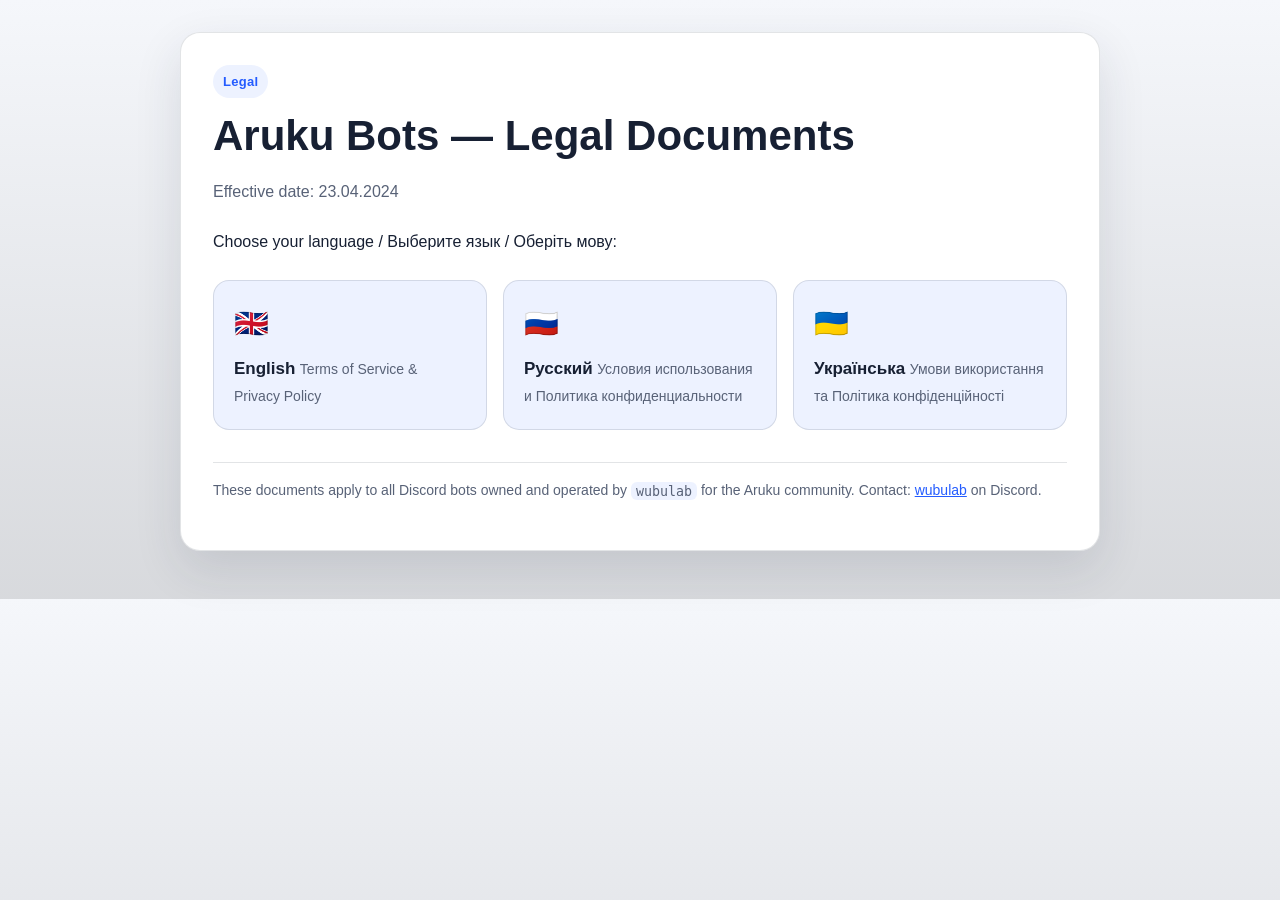
<file: docs/index.html>
<!doctype html>
<html lang="en">
<head>
  <meta charset="utf-8">
  <meta name="viewport" content="width=device-width, initial-scale=1">
  <title>Legal Documents | Aruku Bots</title>
  <meta name="description" content="Terms of Service and Privacy Policy for the Aruku community Discord bots.">
  <link rel="stylesheet" href="./legal.css">
</head>
<body>
  <main class="page">
    <section class="card">
      <div class="eyebrow">Legal</div>
      <h1>Aruku Bots &mdash; Legal Documents</h1>
      <p class="meta">Effective date: 23.04.2024</p>
      <p>Choose your language / Выберите язык / Оберіть мову:</p>

      <div class="lang-grid">
        <a class="lang-card" href="./en/terms_of_service.html">
          <span class="flag">🇬🇧</span>
          <span class="title">English</span>
          <span class="subtitle">Terms of Service &amp; Privacy Policy</span>
        </a>
        <a class="lang-card" href="./ru/terms_of_service.html">
          <span class="flag">🇷🇺</span>
          <span class="title">Русский</span>
          <span class="subtitle">Условия использования и Политика конфиденциальности</span>
        </a>
        <a class="lang-card" href="./uk/terms_of_service.html">
          <span class="flag">🇺🇦</span>
          <span class="title">Українська</span>
          <span class="subtitle">Умови використання та Політика конфіденційності</span>
        </a>
      </div>

      <p class="footer-note">These documents apply to all Discord bots owned and operated by <code>wubulab</code> for the Aruku community. Contact: <a href="https://discord.com/users/wubulab">wubulab</a> on Discord.</p>
    </section>
  </main>
</body>
</html>
</file>
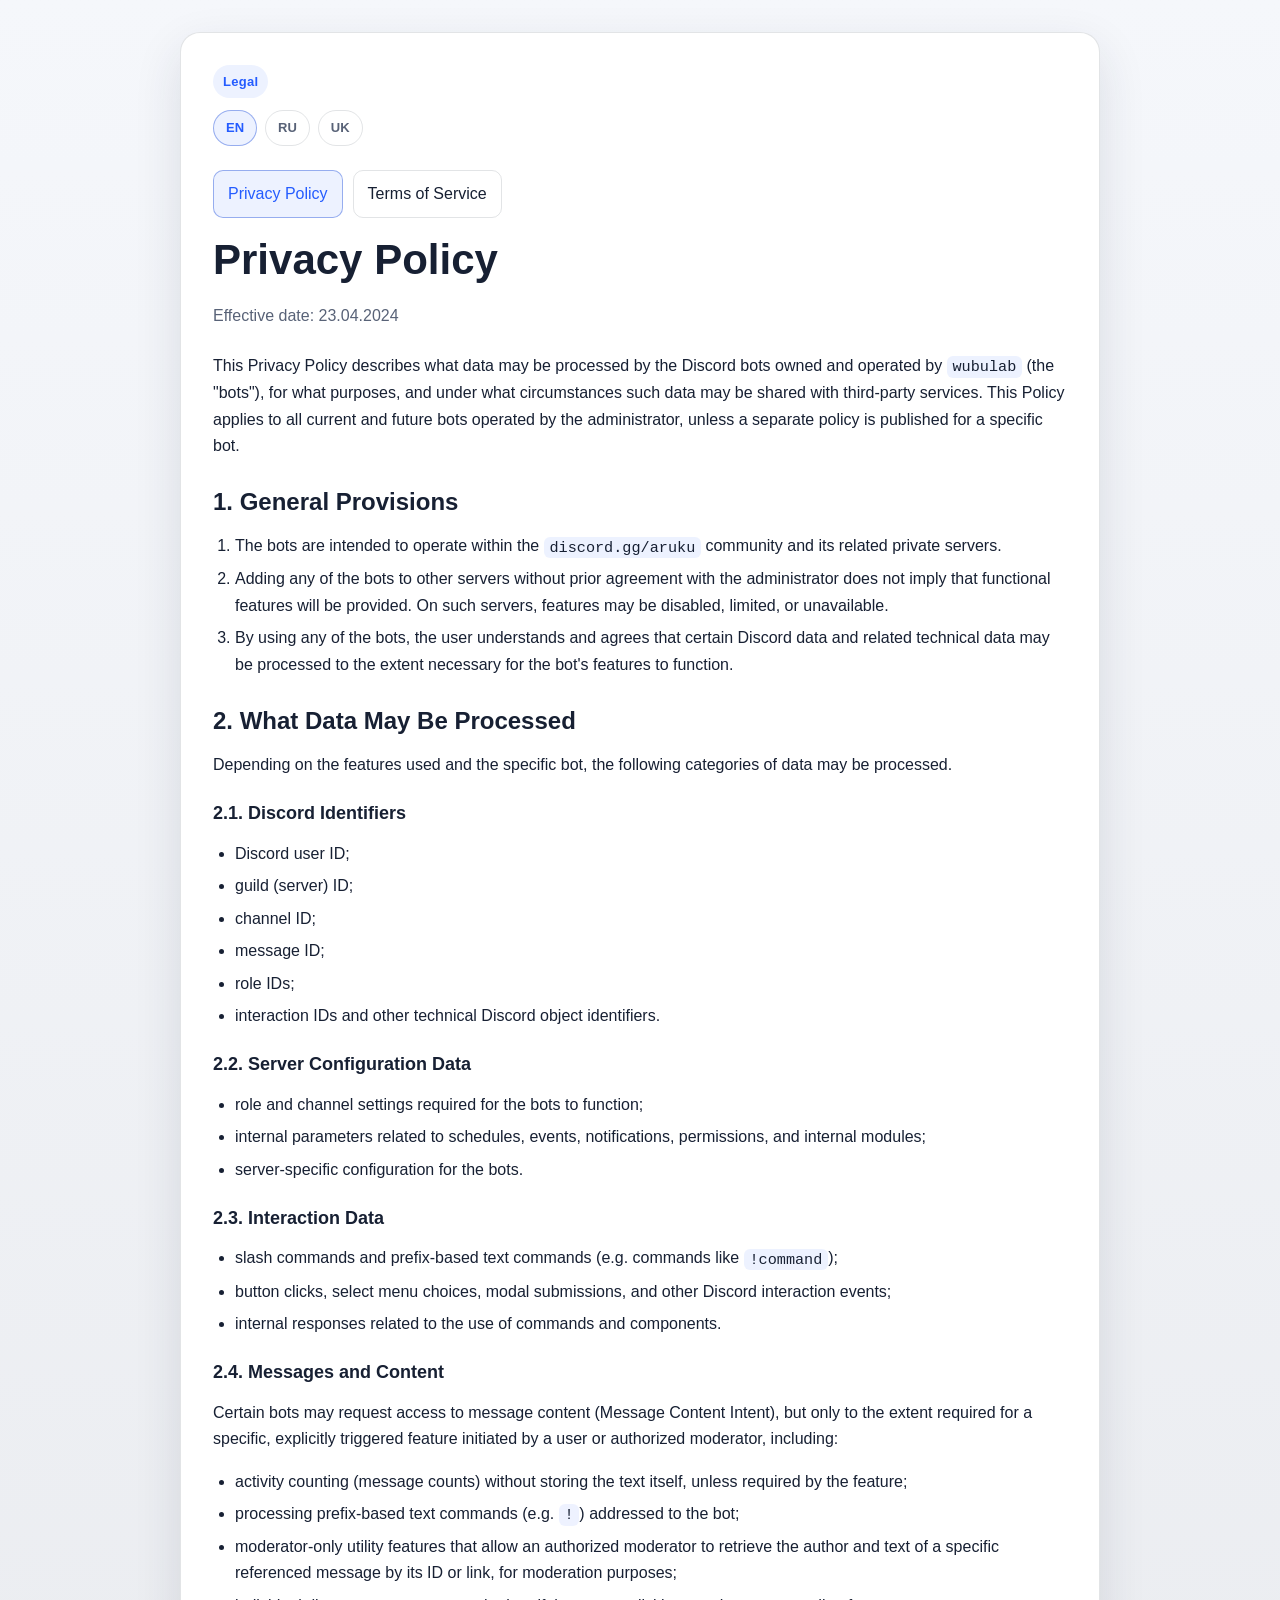
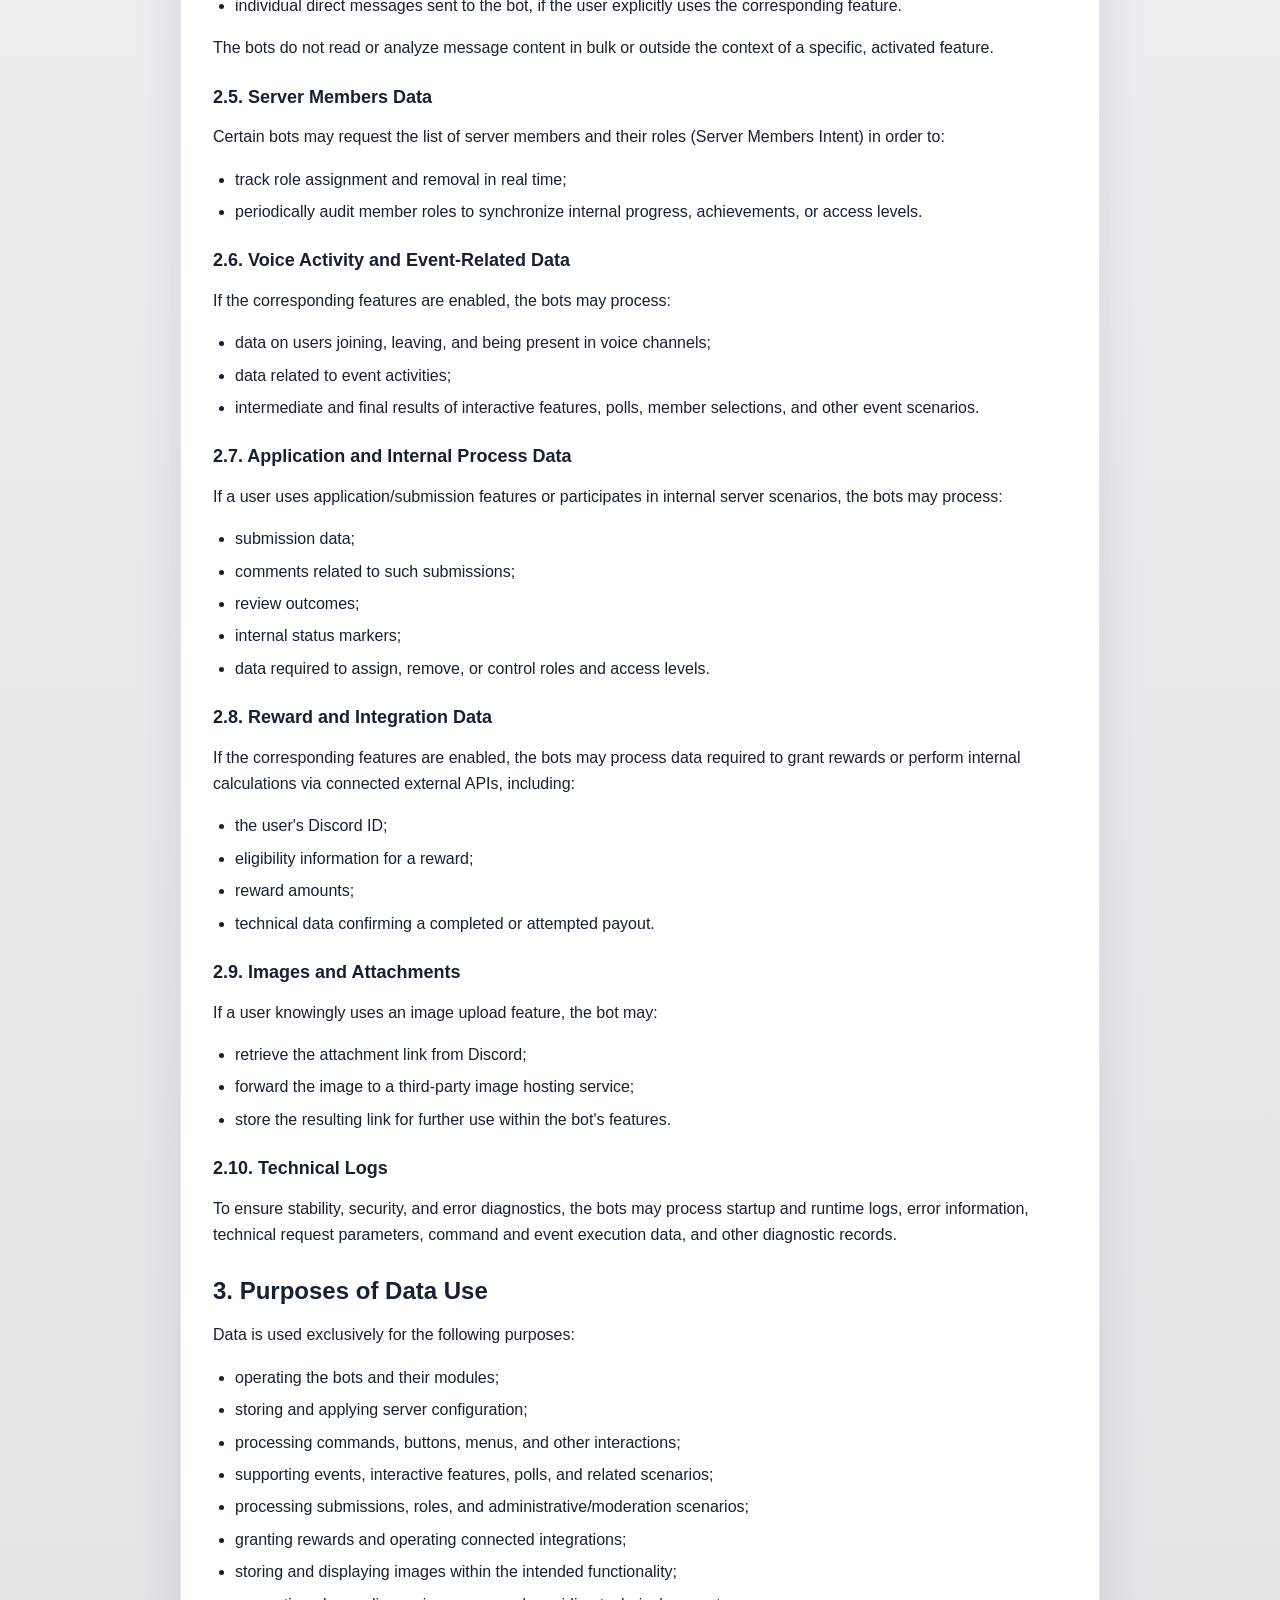
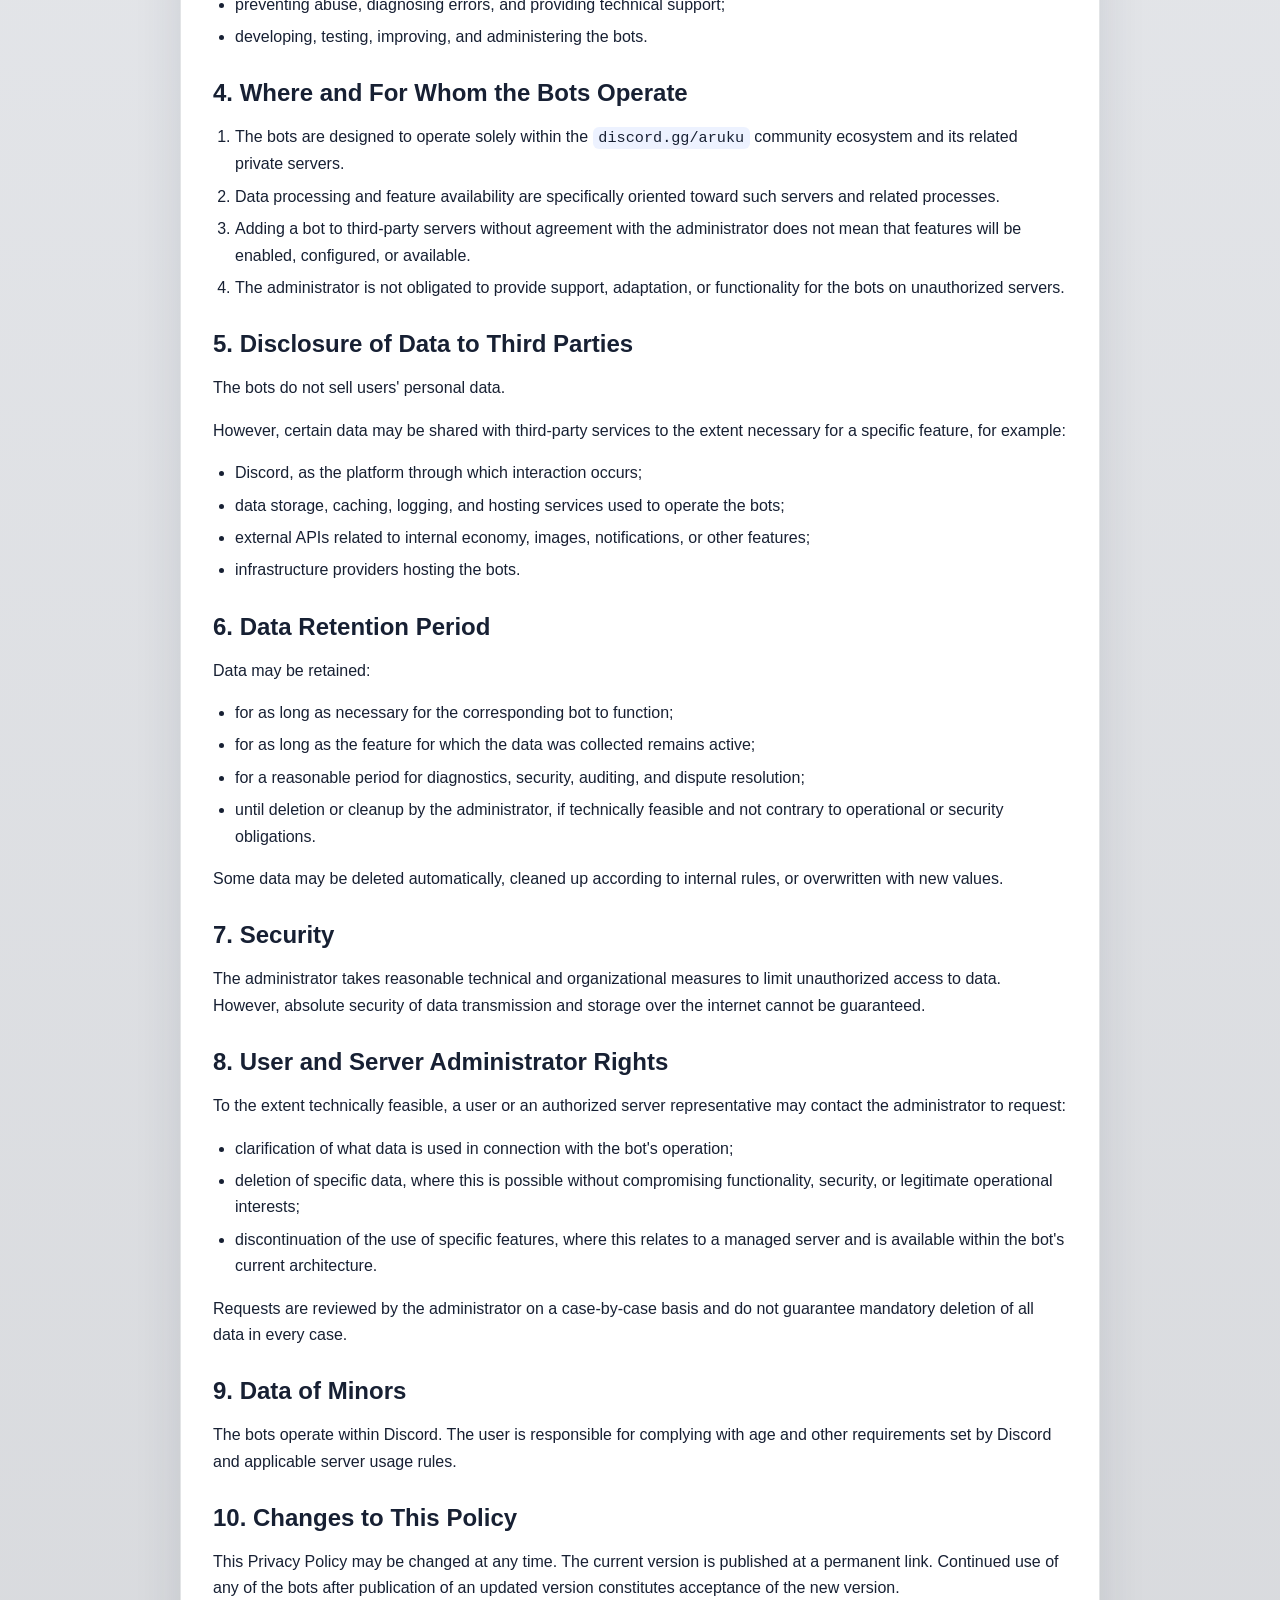
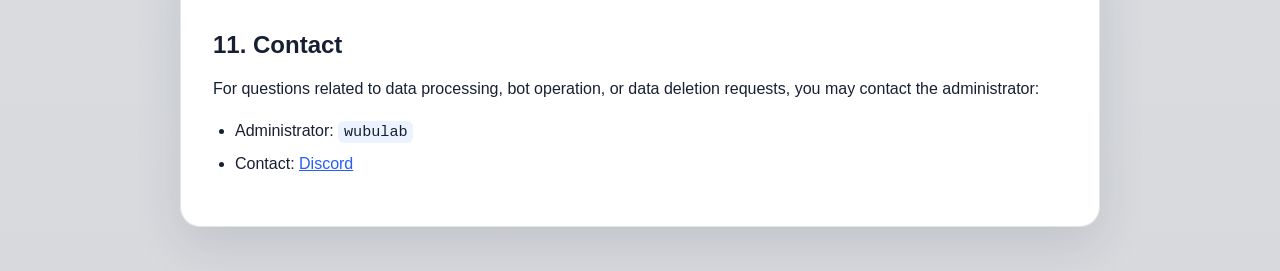
<file: docs/en/privacy_policy.html>
<!doctype html>
<html lang="en">
<head>
  <meta charset="utf-8">
  <meta name="viewport" content="width=device-width, initial-scale=1">
  <title>Privacy Policy | Aruku Bots</title>
  <meta name="description" content="Privacy Policy for the Aruku community Discord bots.">
  <link rel="stylesheet" href="../legal.css">
</head>
<body>
  <main class="page">
    <section class="card">
      <div class="eyebrow">Legal</div>

      <div class="lang-nav">
        <a href="./privacy_policy.html" class="active">EN</a>
        <a href="../ru/privacy_policy.html">RU</a>
        <a href="../uk/privacy_policy.html">UK</a>
      </div>

      <nav class="nav" aria-label="Document navigation">
        <a href="./privacy_policy.html" class="active" aria-current="page">Privacy Policy</a>
        <a href="./terms_of_service.html">Terms of Service</a>
      </nav>

      <h1>Privacy Policy</h1>
      <p class="meta">Effective date: 23.04.2024</p>

      <p>This Privacy Policy describes what data may be processed by the Discord bots owned and operated by <code>wubulab</code> (the "bots"), for what purposes, and under what circumstances such data may be shared with third-party services. This Policy applies to all current and future bots operated by the administrator, unless a separate policy is published for a specific bot.</p>

      <h2>1. General Provisions</h2>
      <ol>
        <li>The bots are intended to operate within the <code>discord.gg/aruku</code> community and its related private servers.</li>
        <li>Adding any of the bots to other servers without prior agreement with the administrator does not imply that functional features will be provided. On such servers, features may be disabled, limited, or unavailable.</li>
        <li>By using any of the bots, the user understands and agrees that certain Discord data and related technical data may be processed to the extent necessary for the bot's features to function.</li>
      </ol>

      <h2>2. What Data May Be Processed</h2>
      <p>Depending on the features used and the specific bot, the following categories of data may be processed.</p>

      <h3>2.1. Discord Identifiers</h3>
      <ul>
        <li>Discord user ID;</li>
        <li>guild (server) ID;</li>
        <li>channel ID;</li>
        <li>message ID;</li>
        <li>role IDs;</li>
        <li>interaction IDs and other technical Discord object identifiers.</li>
      </ul>

      <h3>2.2. Server Configuration Data</h3>
      <ul>
        <li>role and channel settings required for the bots to function;</li>
        <li>internal parameters related to schedules, events, notifications, permissions, and internal modules;</li>
        <li>server-specific configuration for the bots.</li>
      </ul>

      <h3>2.3. Interaction Data</h3>
      <ul>
        <li>slash commands and prefix-based text commands (e.g. commands like <code>!command</code>);</li>
        <li>button clicks, select menu choices, modal submissions, and other Discord interaction events;</li>
        <li>internal responses related to the use of commands and components.</li>
      </ul>

      <h3>2.4. Messages and Content</h3>
      <p>Certain bots may request access to message content (Message Content Intent), but only to the extent required for a specific, explicitly triggered feature initiated by a user or authorized moderator, including:</p>
      <ul>
        <li>activity counting (message counts) without storing the text itself, unless required by the feature;</li>
        <li>processing prefix-based text commands (e.g. <code>!</code>) addressed to the bot;</li>
        <li>moderator-only utility features that allow an authorized moderator to retrieve the author and text of a specific referenced message by its ID or link, for moderation purposes;</li>
        <li>individual direct messages sent to the bot, if the user explicitly uses the corresponding feature.</li>
      </ul>
      <p>The bots do not read or analyze message content in bulk or outside the context of a specific, activated feature.</p>

      <h3>2.5. Server Members Data</h3>
      <p>Certain bots may request the list of server members and their roles (Server Members Intent) in order to:</p>
      <ul>
        <li>track role assignment and removal in real time;</li>
        <li>periodically audit member roles to synchronize internal progress, achievements, or access levels.</li>
      </ul>

      <h3>2.6. Voice Activity and Event-Related Data</h3>
      <p>If the corresponding features are enabled, the bots may process:</p>
      <ul>
        <li>data on users joining, leaving, and being present in voice channels;</li>
        <li>data related to event activities;</li>
        <li>intermediate and final results of interactive features, polls, member selections, and other event scenarios.</li>
      </ul>

      <h3>2.7. Application and Internal Process Data</h3>
      <p>If a user uses application/submission features or participates in internal server scenarios, the bots may process:</p>
      <ul>
        <li>submission data;</li>
        <li>comments related to such submissions;</li>
        <li>review outcomes;</li>
        <li>internal status markers;</li>
        <li>data required to assign, remove, or control roles and access levels.</li>
      </ul>

      <h3>2.8. Reward and Integration Data</h3>
      <p>If the corresponding features are enabled, the bots may process data required to grant rewards or perform internal calculations via connected external APIs, including:</p>
      <ul>
        <li>the user's Discord ID;</li>
        <li>eligibility information for a reward;</li>
        <li>reward amounts;</li>
        <li>technical data confirming a completed or attempted payout.</li>
      </ul>

      <h3>2.9. Images and Attachments</h3>
      <p>If a user knowingly uses an image upload feature, the bot may:</p>
      <ul>
        <li>retrieve the attachment link from Discord;</li>
        <li>forward the image to a third-party image hosting service;</li>
        <li>store the resulting link for further use within the bot's features.</li>
      </ul>

      <h3>2.10. Technical Logs</h3>
      <p>To ensure stability, security, and error diagnostics, the bots may process startup and runtime logs, error information, technical request parameters, command and event execution data, and other diagnostic records.</p>

      <h2>3. Purposes of Data Use</h2>
      <p>Data is used exclusively for the following purposes:</p>
      <ul>
        <li>operating the bots and their modules;</li>
        <li>storing and applying server configuration;</li>
        <li>processing commands, buttons, menus, and other interactions;</li>
        <li>supporting events, interactive features, polls, and related scenarios;</li>
        <li>processing submissions, roles, and administrative/moderation scenarios;</li>
        <li>granting rewards and operating connected integrations;</li>
        <li>storing and displaying images within the intended functionality;</li>
        <li>preventing abuse, diagnosing errors, and providing technical support;</li>
        <li>developing, testing, improving, and administering the bots.</li>
      </ul>

      <h2>4. Where and For Whom the Bots Operate</h2>
      <ol>
        <li>The bots are designed to operate solely within the <code>discord.gg/aruku</code> community ecosystem and its related private servers.</li>
        <li>Data processing and feature availability are specifically oriented toward such servers and related processes.</li>
        <li>Adding a bot to third-party servers without agreement with the administrator does not mean that features will be enabled, configured, or available.</li>
        <li>The administrator is not obligated to provide support, adaptation, or functionality for the bots on unauthorized servers.</li>
      </ol>

      <h2>5. Disclosure of Data to Third Parties</h2>
      <p>The bots do not sell users' personal data.</p>
      <p>However, certain data may be shared with third-party services to the extent necessary for a specific feature, for example:</p>
      <ul>
        <li>Discord, as the platform through which interaction occurs;</li>
        <li>data storage, caching, logging, and hosting services used to operate the bots;</li>
        <li>external APIs related to internal economy, images, notifications, or other features;</li>
        <li>infrastructure providers hosting the bots.</li>
      </ul>

      <h2>6. Data Retention Period</h2>
      <p>Data may be retained:</p>
      <ul>
        <li>for as long as necessary for the corresponding bot to function;</li>
        <li>for as long as the feature for which the data was collected remains active;</li>
        <li>for a reasonable period for diagnostics, security, auditing, and dispute resolution;</li>
        <li>until deletion or cleanup by the administrator, if technically feasible and not contrary to operational or security obligations.</li>
      </ul>
      <p>Some data may be deleted automatically, cleaned up according to internal rules, or overwritten with new values.</p>

      <h2>7. Security</h2>
      <p>The administrator takes reasonable technical and organizational measures to limit unauthorized access to data. However, absolute security of data transmission and storage over the internet cannot be guaranteed.</p>

      <h2>8. User and Server Administrator Rights</h2>
      <p>To the extent technically feasible, a user or an authorized server representative may contact the administrator to request:</p>
      <ul>
        <li>clarification of what data is used in connection with the bot's operation;</li>
        <li>deletion of specific data, where this is possible without compromising functionality, security, or legitimate operational interests;</li>
        <li>discontinuation of the use of specific features, where this relates to a managed server and is available within the bot's current architecture.</li>
      </ul>
      <p>Requests are reviewed by the administrator on a case-by-case basis and do not guarantee mandatory deletion of all data in every case.</p>

      <h2>9. Data of Minors</h2>
      <p>The bots operate within Discord. The user is responsible for complying with age and other requirements set by Discord and applicable server usage rules.</p>

      <h2>10. Changes to This Policy</h2>
      <p>This Privacy Policy may be changed at any time. The current version is published at a permanent link. Continued use of any of the bots after publication of an updated version constitutes acceptance of the new version.</p>

      <h2>11. Contact</h2>
      <p>For questions related to data processing, bot operation, or data deletion requests, you may contact the administrator:</p>
      <ul>
        <li>Administrator: <code>wubulab</code></li>
        <li>Contact: <a href="https://discord.com/users/wubulab">Discord</a></li>
      </ul>
    </section>
  </main>
</body>
</html>
</file>
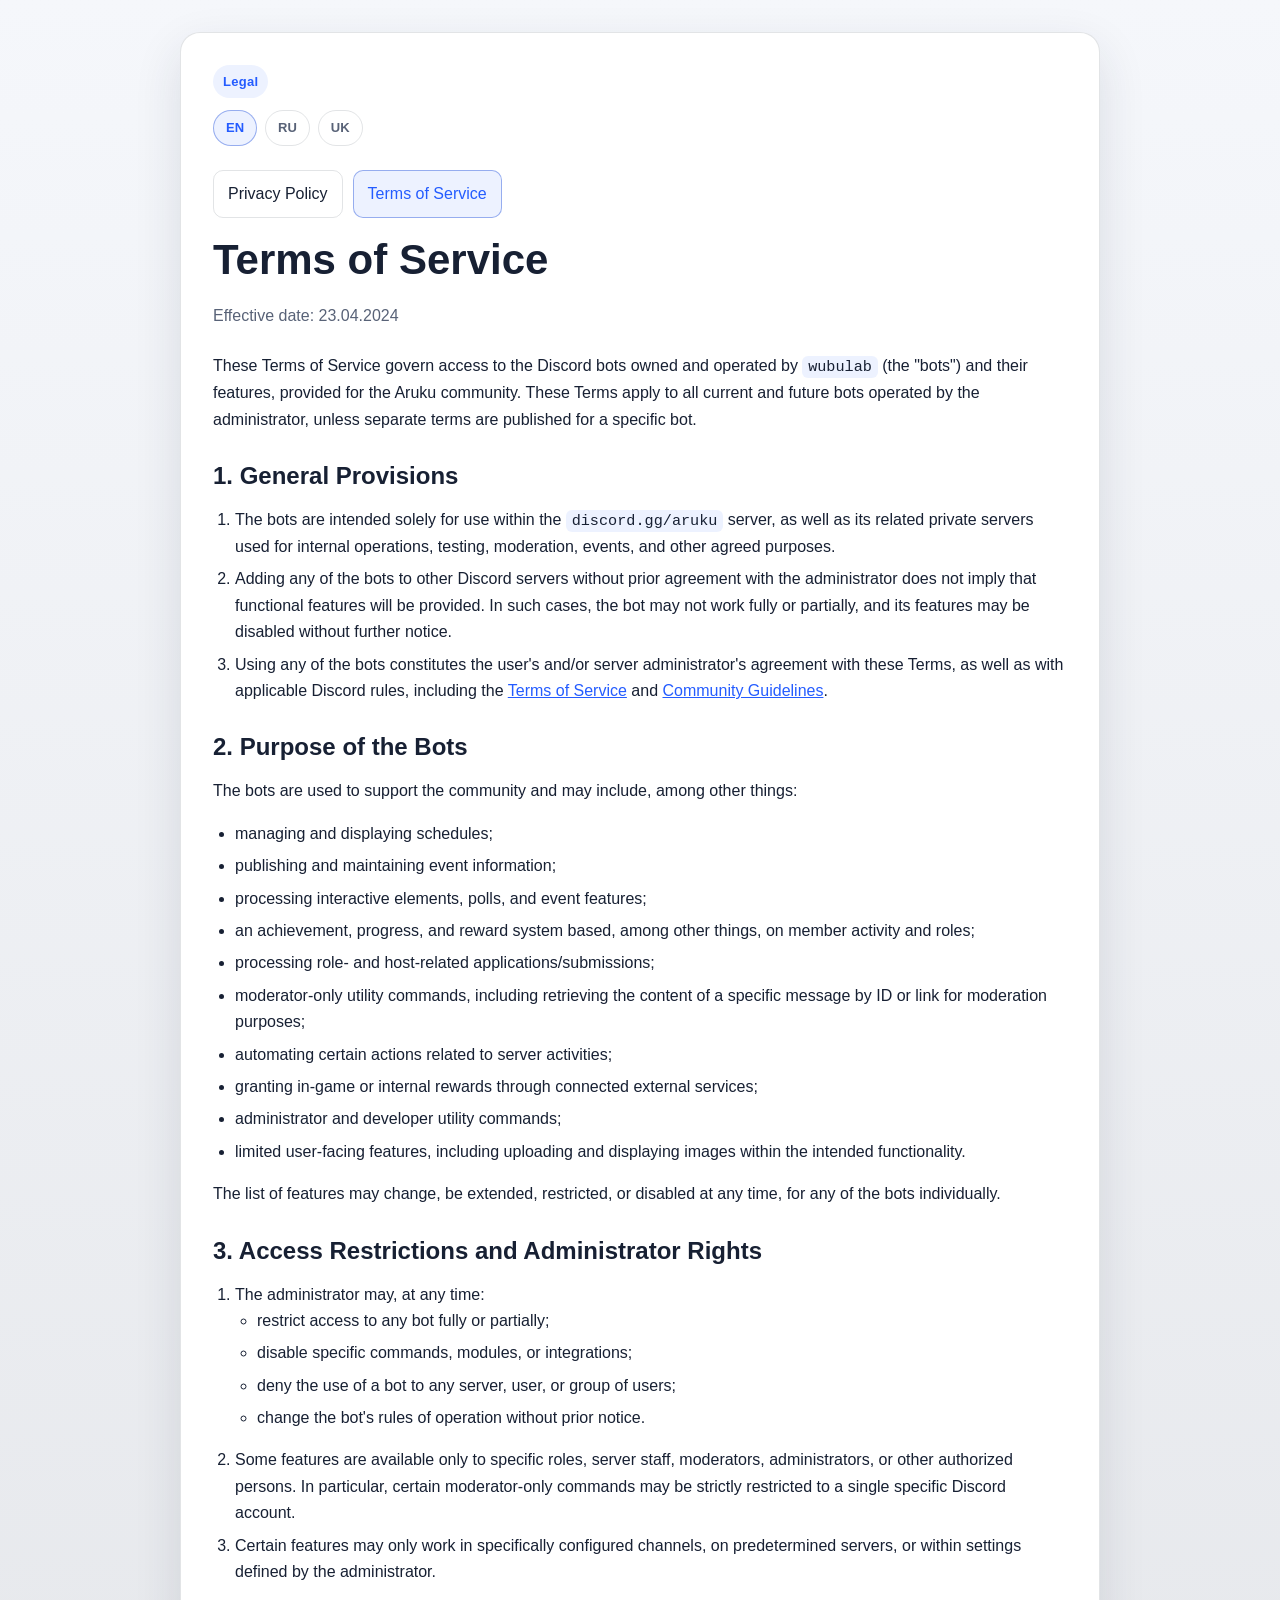
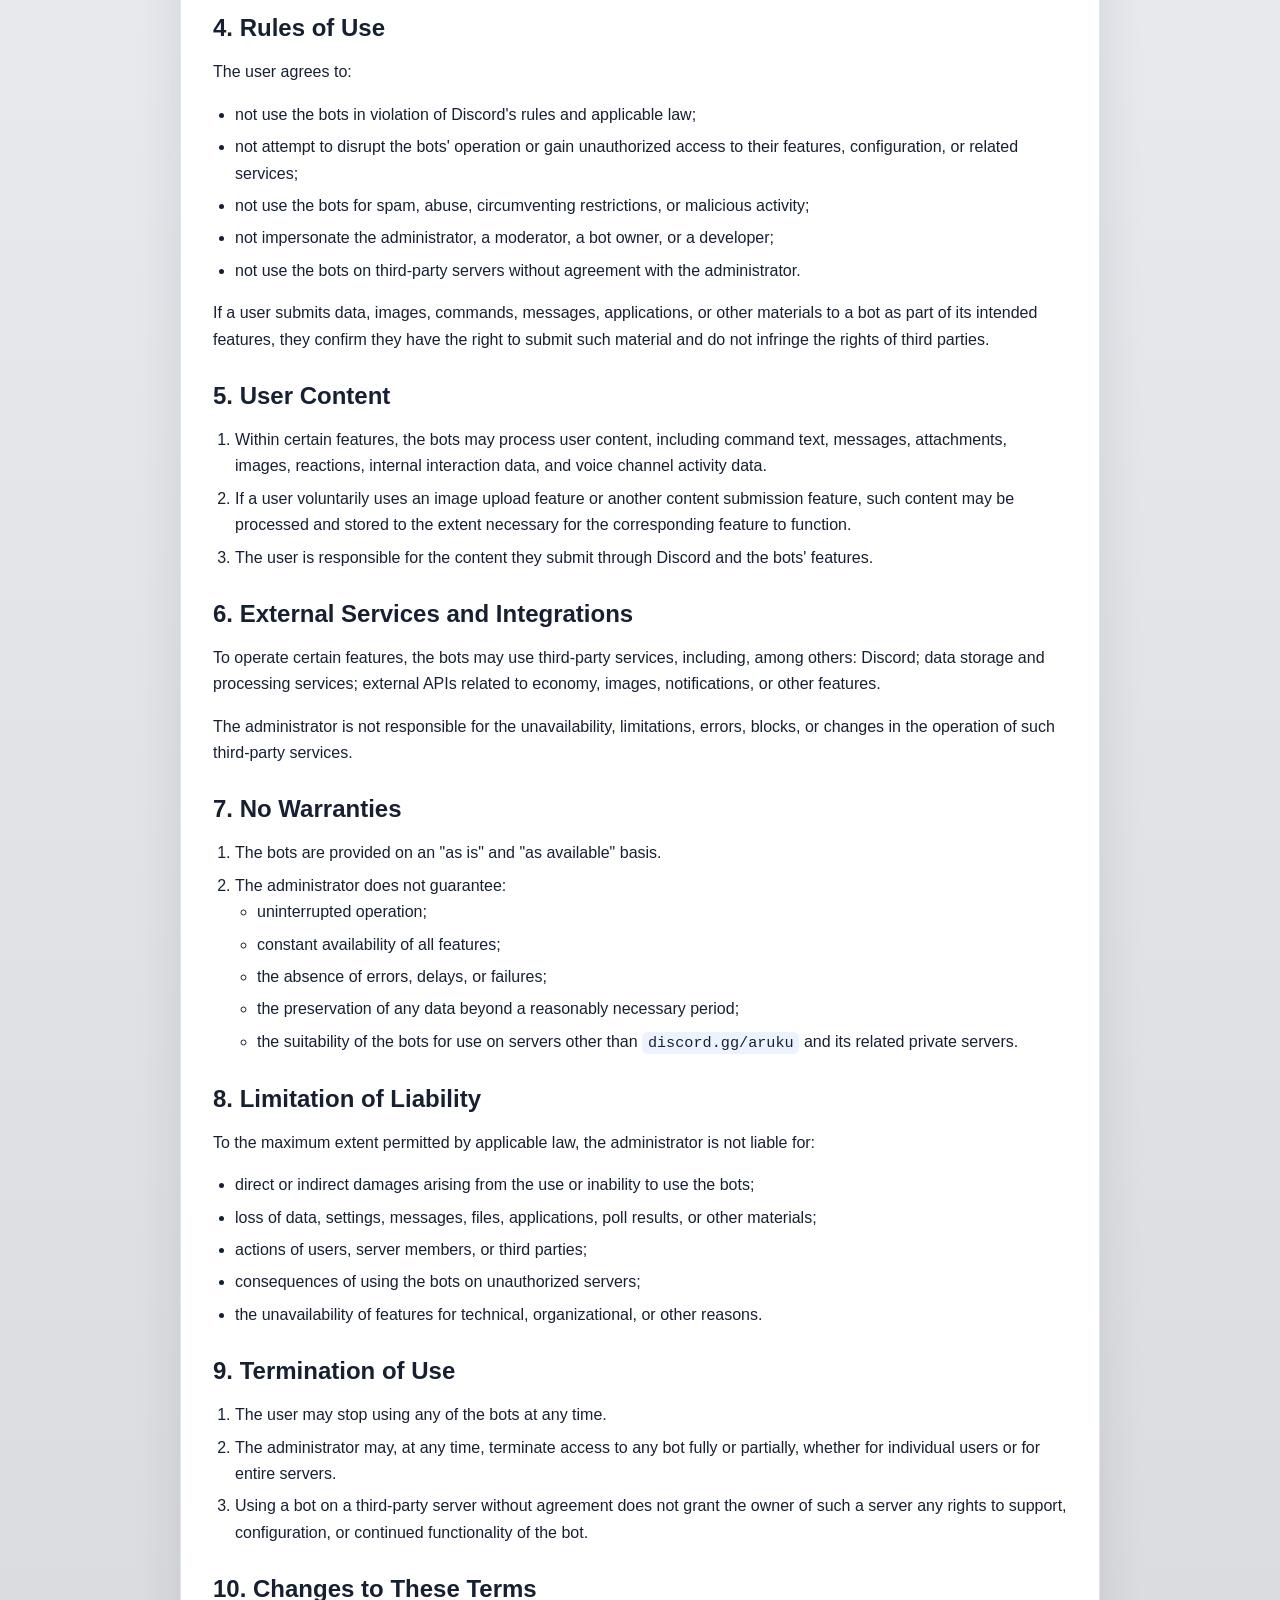
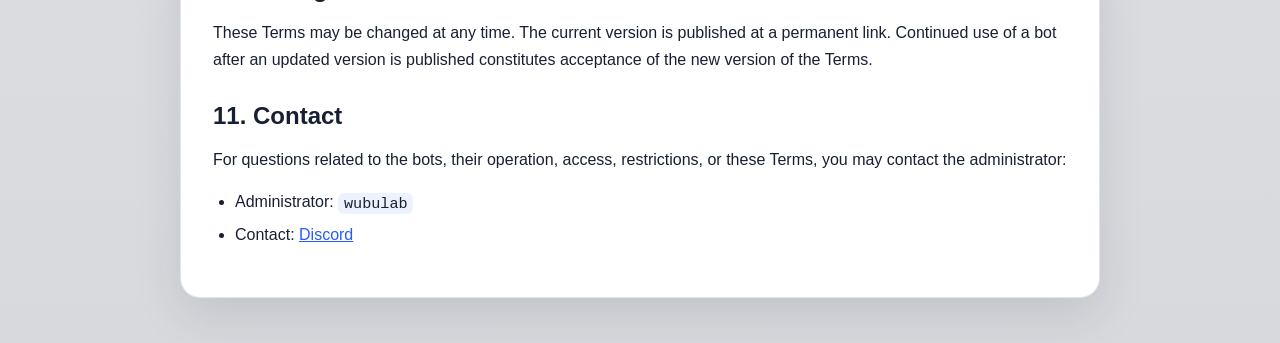
<file: docs/en/terms_of_service.html>
<!doctype html>
<html lang="en">
<head>
  <meta charset="utf-8">
  <meta name="viewport" content="width=device-width, initial-scale=1">
  <title>Terms of Service | Aruku Bots</title>
  <meta name="description" content="Terms of Service for the Aruku community Discord bots.">
  <link rel="stylesheet" href="../legal.css">
</head>
<body>
  <main class="page">
    <section class="card">
      <div class="eyebrow">Legal</div>

      <div class="lang-nav">
        <a href="./terms_of_service.html" class="active">EN</a>
        <a href="../ru/terms_of_service.html">RU</a>
        <a href="../uk/terms_of_service.html">UK</a>
      </div>

      <nav class="nav" aria-label="Document navigation">
        <a href="./privacy_policy.html">Privacy Policy</a>
        <a href="./terms_of_service.html" class="active" aria-current="page">Terms of Service</a>
      </nav>

      <h1>Terms of Service</h1>
      <p class="meta">Effective date: 23.04.2024</p>

      <p>These Terms of Service govern access to the Discord bots owned and operated by <code>wubulab</code> (the "bots") and their features, provided for the Aruku community. These Terms apply to all current and future bots operated by the administrator, unless separate terms are published for a specific bot.</p>

      <h2>1. General Provisions</h2>
      <ol>
        <li>The bots are intended solely for use within the <code>discord.gg/aruku</code> server, as well as its related private servers used for internal operations, testing, moderation, events, and other agreed purposes.</li>
        <li>Adding any of the bots to other Discord servers without prior agreement with the administrator does not imply that functional features will be provided. In such cases, the bot may not work fully or partially, and its features may be disabled without further notice.</li>
        <li>Using any of the bots constitutes the user's and/or server administrator's agreement with these Terms, as well as with applicable Discord rules, including the <a href="https://discord.com/terms">Terms of Service</a> and <a href="https://discord.com/guidelines">Community Guidelines</a>.</li>
      </ol>

      <h2>2. Purpose of the Bots</h2>
      <p>The bots are used to support the community and may include, among other things:</p>
      <ul>
        <li>managing and displaying schedules;</li>
        <li>publishing and maintaining event information;</li>
        <li>processing interactive elements, polls, and event features;</li>
        <li>an achievement, progress, and reward system based, among other things, on member activity and roles;</li>
        <li>processing role- and host-related applications/submissions;</li>
        <li>moderator-only utility commands, including retrieving the content of a specific message by ID or link for moderation purposes;</li>
        <li>automating certain actions related to server activities;</li>
        <li>granting in-game or internal rewards through connected external services;</li>
        <li>administrator and developer utility commands;</li>
        <li>limited user-facing features, including uploading and displaying images within the intended functionality.</li>
      </ul>
      <p>The list of features may change, be extended, restricted, or disabled at any time, for any of the bots individually.</p>

      <h2>3. Access Restrictions and Administrator Rights</h2>
      <ol>
        <li>The administrator may, at any time:
          <ul>
            <li>restrict access to any bot fully or partially;</li>
            <li>disable specific commands, modules, or integrations;</li>
            <li>deny the use of a bot to any server, user, or group of users;</li>
            <li>change the bot's rules of operation without prior notice.</li>
          </ul>
        </li>
        <li>Some features are available only to specific roles, server staff, moderators, administrators, or other authorized persons. In particular, certain moderator-only commands may be strictly restricted to a single specific Discord account.</li>
        <li>Certain features may only work in specifically configured channels, on predetermined servers, or within settings defined by the administrator.</li>
      </ol>

      <h2>4. Rules of Use</h2>
      <p>The user agrees to:</p>
      <ul>
        <li>not use the bots in violation of Discord's rules and applicable law;</li>
        <li>not attempt to disrupt the bots' operation or gain unauthorized access to their features, configuration, or related services;</li>
        <li>not use the bots for spam, abuse, circumventing restrictions, or malicious activity;</li>
        <li>not impersonate the administrator, a moderator, a bot owner, or a developer;</li>
        <li>not use the bots on third-party servers without agreement with the administrator.</li>
      </ul>
      <p>If a user submits data, images, commands, messages, applications, or other materials to a bot as part of its intended features, they confirm they have the right to submit such material and do not infringe the rights of third parties.</p>

      <h2>5. User Content</h2>
      <ol>
        <li>Within certain features, the bots may process user content, including command text, messages, attachments, images, reactions, internal interaction data, and voice channel activity data.</li>
        <li>If a user voluntarily uses an image upload feature or another content submission feature, such content may be processed and stored to the extent necessary for the corresponding feature to function.</li>
        <li>The user is responsible for the content they submit through Discord and the bots' features.</li>
      </ol>

      <h2>6. External Services and Integrations</h2>
      <p>To operate certain features, the bots may use third-party services, including, among others: Discord; data storage and processing services; external APIs related to economy, images, notifications, or other features.</p>
      <p>The administrator is not responsible for the unavailability, limitations, errors, blocks, or changes in the operation of such third-party services.</p>

      <h2>7. No Warranties</h2>
      <ol>
        <li>The bots are provided on an "as is" and "as available" basis.</li>
        <li>The administrator does not guarantee:
          <ul>
            <li>uninterrupted operation;</li>
            <li>constant availability of all features;</li>
            <li>the absence of errors, delays, or failures;</li>
            <li>the preservation of any data beyond a reasonably necessary period;</li>
            <li>the suitability of the bots for use on servers other than <code>discord.gg/aruku</code> and its related private servers.</li>
          </ul>
        </li>
      </ol>

      <h2>8. Limitation of Liability</h2>
      <p>To the maximum extent permitted by applicable law, the administrator is not liable for:</p>
      <ul>
        <li>direct or indirect damages arising from the use or inability to use the bots;</li>
        <li>loss of data, settings, messages, files, applications, poll results, or other materials;</li>
        <li>actions of users, server members, or third parties;</li>
        <li>consequences of using the bots on unauthorized servers;</li>
        <li>the unavailability of features for technical, organizational, or other reasons.</li>
      </ul>

      <h2>9. Termination of Use</h2>
      <ol>
        <li>The user may stop using any of the bots at any time.</li>
        <li>The administrator may, at any time, terminate access to any bot fully or partially, whether for individual users or for entire servers.</li>
        <li>Using a bot on a third-party server without agreement does not grant the owner of such a server any rights to support, configuration, or continued functionality of the bot.</li>
      </ol>

      <h2>10. Changes to These Terms</h2>
      <p>These Terms may be changed at any time. The current version is published at a permanent link. Continued use of a bot after an updated version is published constitutes acceptance of the new version of the Terms.</p>

      <h2>11. Contact</h2>
      <p>For questions related to the bots, their operation, access, restrictions, or these Terms, you may contact the administrator:</p>
      <ul>
        <li>Administrator: <code>wubulab</code></li>
        <li>Contact: <a href="https://discord.com/users/wubulab">Discord</a></li>
      </ul>
    </section>
  </main>
</body>
</html>
</file>
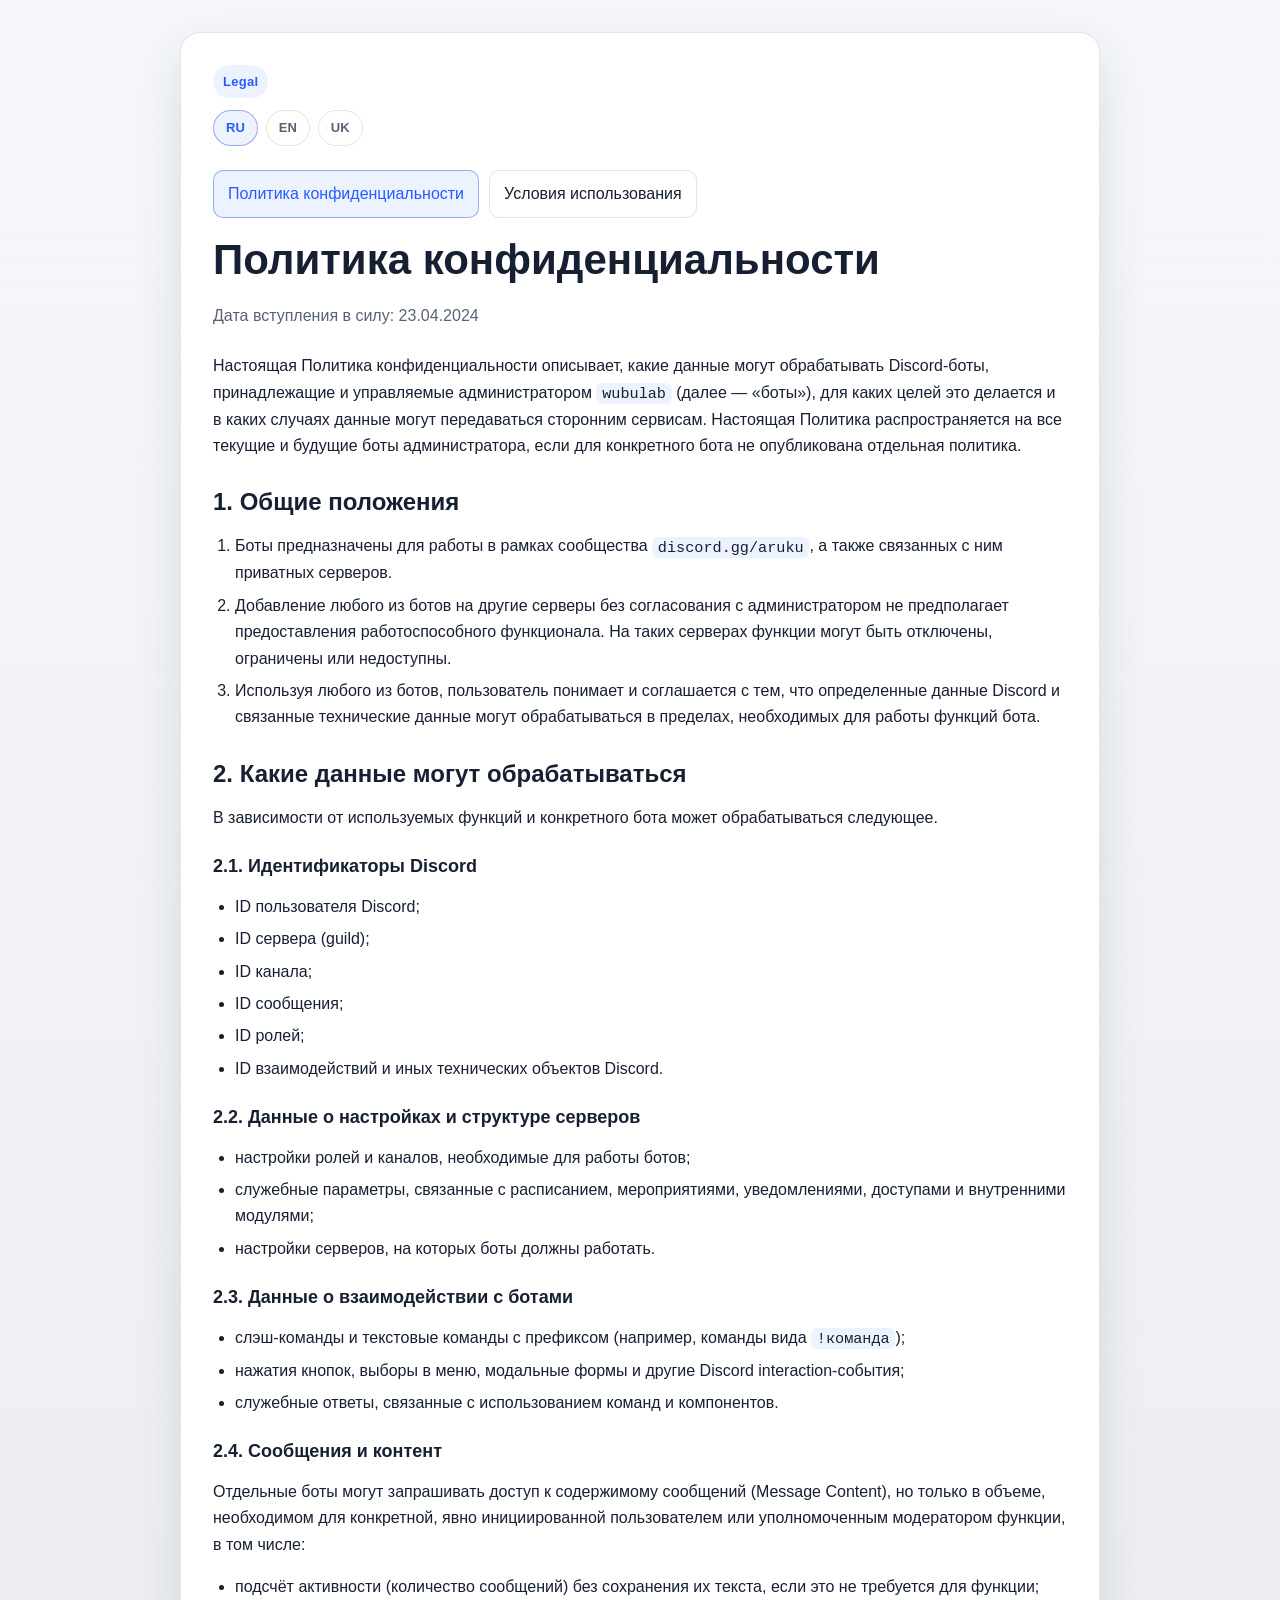
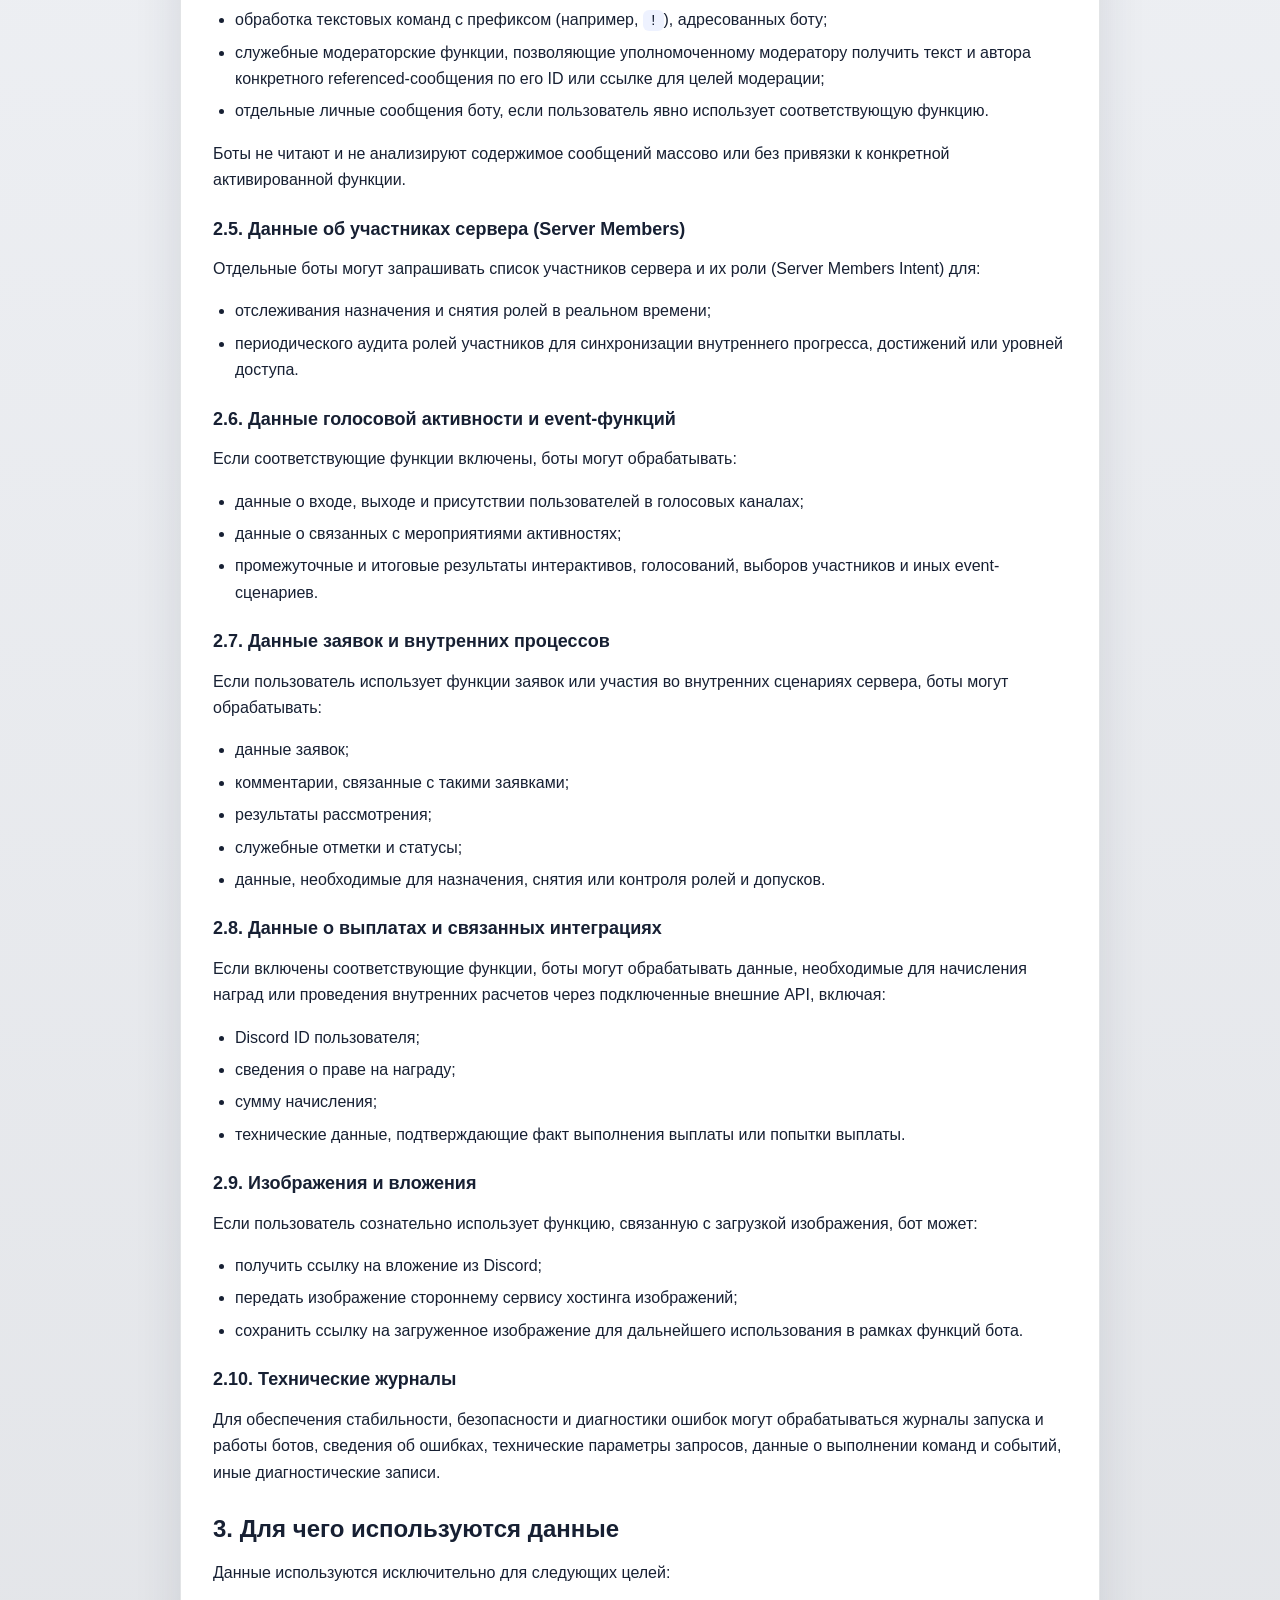
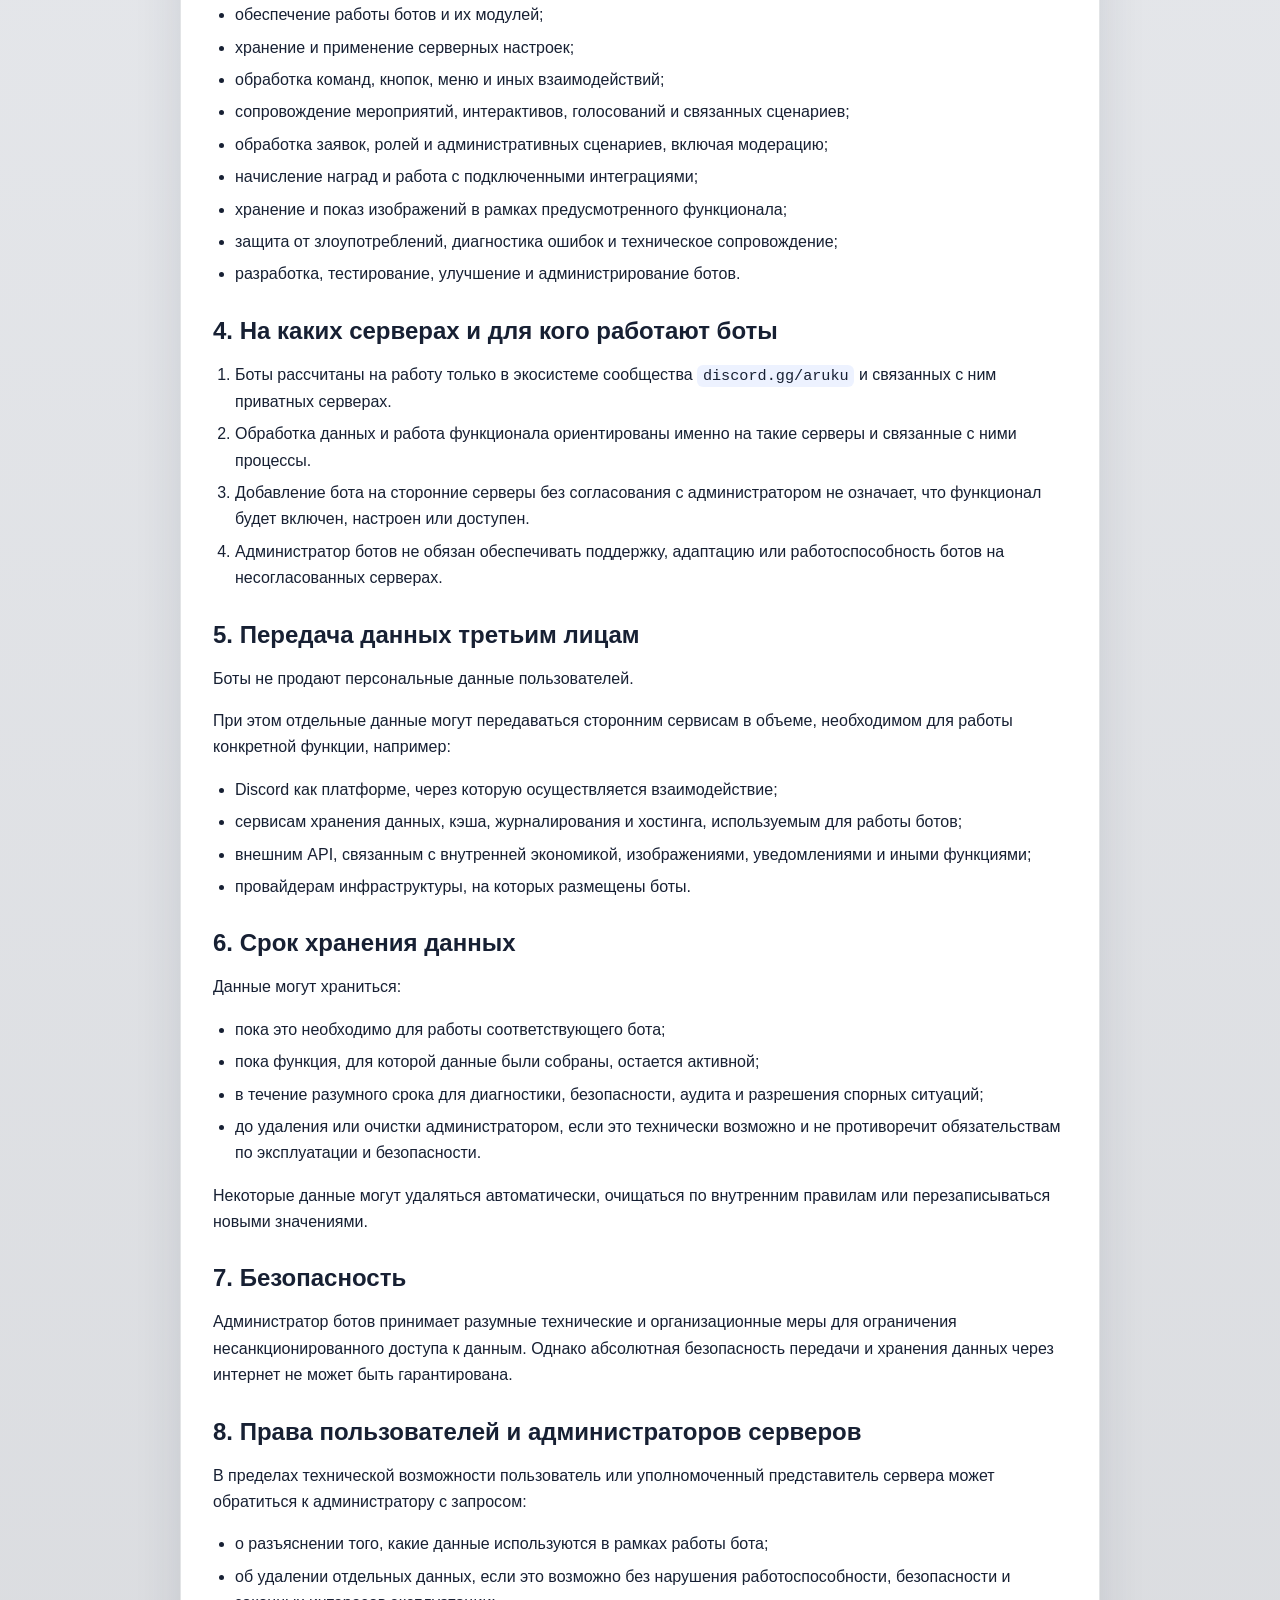
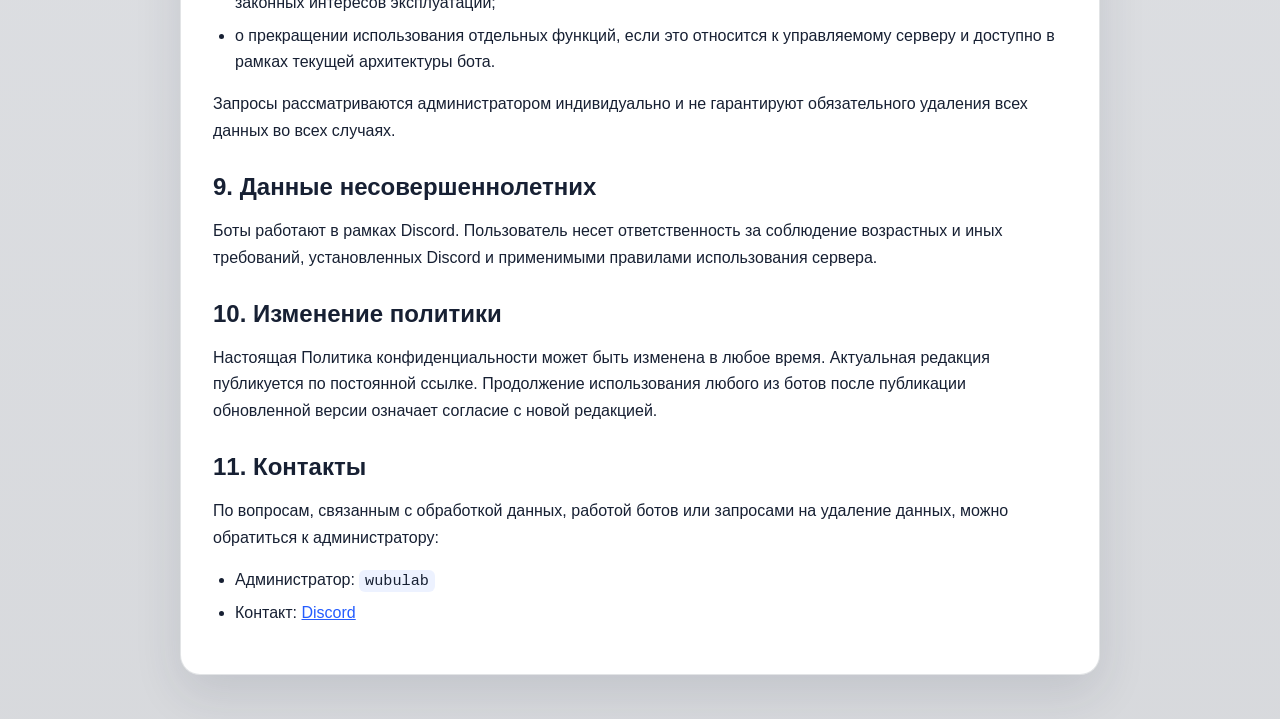
<file: docs/ru/privacy_policy.html>
<!doctype html>
<html lang="ru">
<head>
  <meta charset="utf-8">
  <meta name="viewport" content="width=device-width, initial-scale=1">
  <title>Политика конфиденциальности | Aruku Bots</title>
  <meta name="description" content="Политика конфиденциальности Discord-ботов сообщества Aruku.">
  <link rel="stylesheet" href="../legal.css">
</head>
<body>
  <main class="page">
    <section class="card">
      <div class="eyebrow">Legal</div>

      <div class="lang-nav">
        <a href="./privacy_policy.html" class="active">RU</a>
        <a href="../en/privacy_policy.html">EN</a>
        <a href="../uk/privacy_policy.html">UK</a>
      </div>

      <nav class="nav" aria-label="Навигация по документам">
        <a href="./privacy_policy.html" class="active" aria-current="page">Политика конфиденциальности</a>
        <a href="./terms_of_service.html">Условия использования</a>
      </nav>

      <h1>Политика конфиденциальности</h1>
      <p class="meta">Дата вступления в силу: 23.04.2024</p>

      <p>Настоящая Политика конфиденциальности описывает, какие данные могут обрабатывать Discord-боты, принадлежащие и управляемые администратором <code>wubulab</code> (далее &mdash; «боты»), для каких целей это делается и в каких случаях данные могут передаваться сторонним сервисам. Настоящая Политика распространяется на все текущие и будущие боты администратора, если для конкретного бота не опубликована отдельная политика.</p>

      <h2>1. Общие положения</h2>
      <ol>
        <li>Боты предназначены для работы в рамках сообщества <code>discord.gg/aruku</code>, а также связанных с ним приватных серверов.</li>
        <li>Добавление любого из ботов на другие серверы без согласования с администратором не предполагает предоставления работоспособного функционала. На таких серверах функции могут быть отключены, ограничены или недоступны.</li>
        <li>Используя любого из ботов, пользователь понимает и соглашается с тем, что определенные данные Discord и связанные технические данные могут обрабатываться в пределах, необходимых для работы функций бота.</li>
      </ol>

      <h2>2. Какие данные могут обрабатываться</h2>
      <p>В зависимости от используемых функций и конкретного бота может обрабатываться следующее.</p>

      <h3>2.1. Идентификаторы Discord</h3>
      <ul>
        <li>ID пользователя Discord;</li>
        <li>ID сервера (guild);</li>
        <li>ID канала;</li>
        <li>ID сообщения;</li>
        <li>ID ролей;</li>
        <li>ID взаимодействий и иных технических объектов Discord.</li>
      </ul>

      <h3>2.2. Данные о настройках и структуре серверов</h3>
      <ul>
        <li>настройки ролей и каналов, необходимые для работы ботов;</li>
        <li>служебные параметры, связанные с расписанием, мероприятиями, уведомлениями, доступами и внутренними модулями;</li>
        <li>настройки серверов, на которых боты должны работать.</li>
      </ul>

      <h3>2.3. Данные о взаимодействии с ботами</h3>
      <ul>
        <li>слэш-команды и текстовые команды с префиксом (например, команды вида <code>!команда</code>);</li>
        <li>нажатия кнопок, выборы в меню, модальные формы и другие Discord interaction-события;</li>
        <li>служебные ответы, связанные с использованием команд и компонентов.</li>
      </ul>

      <h3>2.4. Сообщения и контент</h3>
      <p>Отдельные боты могут запрашивать доступ к содержимому сообщений (Message Content), но только в объеме, необходимом для конкретной, явно инициированной пользователем или уполномоченным модератором функции, в том числе:</p>
      <ul>
        <li>подсчёт активности (количество сообщений) без сохранения их текста, если это не требуется для функции;</li>
        <li>обработка текстовых команд с префиксом (например, <code>!</code>), адресованных боту;</li>
        <li>служебные модераторские функции, позволяющие уполномоченному модератору получить текст и автора конкретного referenced-сообщения по его ID или ссылке для целей модерации;</li>
        <li>отдельные личные сообщения боту, если пользователь явно использует соответствующую функцию.</li>
      </ul>
      <p>Боты не читают и не анализируют содержимое сообщений массово или без привязки к конкретной активированной функции.</p>

      <h3>2.5. Данные об участниках сервера (Server Members)</h3>
      <p>Отдельные боты могут запрашивать список участников сервера и их роли (Server Members Intent) для:</p>
      <ul>
        <li>отслеживания назначения и снятия ролей в реальном времени;</li>
        <li>периодического аудита ролей участников для синхронизации внутреннего прогресса, достижений или уровней доступа.</li>
      </ul>

      <h3>2.6. Данные голосовой активности и event-функций</h3>
      <p>Если соответствующие функции включены, боты могут обрабатывать:</p>
      <ul>
        <li>данные о входе, выходе и присутствии пользователей в голосовых каналах;</li>
        <li>данные о связанных с мероприятиями активностях;</li>
        <li>промежуточные и итоговые результаты интерактивов, голосований, выборов участников и иных event-сценариев.</li>
      </ul>

      <h3>2.7. Данные заявок и внутренних процессов</h3>
      <p>Если пользователь использует функции заявок или участия во внутренних сценариях сервера, боты могут обрабатывать:</p>
      <ul>
        <li>данные заявок;</li>
        <li>комментарии, связанные с такими заявками;</li>
        <li>результаты рассмотрения;</li>
        <li>служебные отметки и статусы;</li>
        <li>данные, необходимые для назначения, снятия или контроля ролей и допусков.</li>
      </ul>

      <h3>2.8. Данные о выплатах и связанных интеграциях</h3>
      <p>Если включены соответствующие функции, боты могут обрабатывать данные, необходимые для начисления наград или проведения внутренних расчетов через подключенные внешние API, включая:</p>
      <ul>
        <li>Discord ID пользователя;</li>
        <li>сведения о праве на награду;</li>
        <li>сумму начисления;</li>
        <li>технические данные, подтверждающие факт выполнения выплаты или попытки выплаты.</li>
      </ul>

      <h3>2.9. Изображения и вложения</h3>
      <p>Если пользователь сознательно использует функцию, связанную с загрузкой изображения, бот может:</p>
      <ul>
        <li>получить ссылку на вложение из Discord;</li>
        <li>передать изображение стороннему сервису хостинга изображений;</li>
        <li>сохранить ссылку на загруженное изображение для дальнейшего использования в рамках функций бота.</li>
      </ul>

      <h3>2.10. Технические журналы</h3>
      <p>Для обеспечения стабильности, безопасности и диагностики ошибок могут обрабатываться журналы запуска и работы ботов, сведения об ошибках, технические параметры запросов, данные о выполнении команд и событий, иные диагностические записи.</p>

      <h2>3. Для чего используются данные</h2>
      <p>Данные используются исключительно для следующих целей:</p>
      <ul>
        <li>обеспечение работы ботов и их модулей;</li>
        <li>хранение и применение серверных настроек;</li>
        <li>обработка команд, кнопок, меню и иных взаимодействий;</li>
        <li>сопровождение мероприятий, интерактивов, голосований и связанных сценариев;</li>
        <li>обработка заявок, ролей и административных сценариев, включая модерацию;</li>
        <li>начисление наград и работа с подключенными интеграциями;</li>
        <li>хранение и показ изображений в рамках предусмотренного функционала;</li>
        <li>защита от злоупотреблений, диагностика ошибок и техническое сопровождение;</li>
        <li>разработка, тестирование, улучшение и администрирование ботов.</li>
      </ul>

      <h2>4. На каких серверах и для кого работают боты</h2>
      <ol>
        <li>Боты рассчитаны на работу только в экосистеме сообщества <code>discord.gg/aruku</code> и связанных с ним приватных серверах.</li>
        <li>Обработка данных и работа функционала ориентированы именно на такие серверы и связанные с ними процессы.</li>
        <li>Добавление бота на сторонние серверы без согласования с администратором не означает, что функционал будет включен, настроен или доступен.</li>
        <li>Администратор ботов не обязан обеспечивать поддержку, адаптацию или работоспособность ботов на несогласованных серверах.</li>
      </ol>

      <h2>5. Передача данных третьим лицам</h2>
      <p>Боты не продают персональные данные пользователей.</p>
      <p>При этом отдельные данные могут передаваться сторонним сервисам в объеме, необходимом для работы конкретной функции, например:</p>
      <ul>
        <li>Discord как платформе, через которую осуществляется взаимодействие;</li>
        <li>сервисам хранения данных, кэша, журналирования и хостинга, используемым для работы ботов;</li>
        <li>внешним API, связанным с внутренней экономикой, изображениями, уведомлениями и иными функциями;</li>
        <li>провайдерам инфраструктуры, на которых размещены боты.</li>
      </ul>

      <h2>6. Срок хранения данных</h2>
      <p>Данные могут храниться:</p>
      <ul>
        <li>пока это необходимо для работы соответствующего бота;</li>
        <li>пока функция, для которой данные были собраны, остается активной;</li>
        <li>в течение разумного срока для диагностики, безопасности, аудита и разрешения спорных ситуаций;</li>
        <li>до удаления или очистки администратором, если это технически возможно и не противоречит обязательствам по эксплуатации и безопасности.</li>
      </ul>
      <p>Некоторые данные могут удаляться автоматически, очищаться по внутренним правилам или перезаписываться новыми значениями.</p>

      <h2>7. Безопасность</h2>
      <p>Администратор ботов принимает разумные технические и организационные меры для ограничения несанкционированного доступа к данным. Однако абсолютная безопасность передачи и хранения данных через интернет не может быть гарантирована.</p>

      <h2>8. Права пользователей и администраторов серверов</h2>
      <p>В пределах технической возможности пользователь или уполномоченный представитель сервера может обратиться к администратору с запросом:</p>
      <ul>
        <li>о разъяснении того, какие данные используются в рамках работы бота;</li>
        <li>об удалении отдельных данных, если это возможно без нарушения работоспособности, безопасности и законных интересов эксплуатации;</li>
        <li>о прекращении использования отдельных функций, если это относится к управляемому серверу и доступно в рамках текущей архитектуры бота.</li>
      </ul>
      <p>Запросы рассматриваются администратором индивидуально и не гарантируют обязательного удаления всех данных во всех случаях.</p>

      <h2>9. Данные несовершеннолетних</h2>
      <p>Боты работают в рамках Discord. Пользователь несет ответственность за соблюдение возрастных и иных требований, установленных Discord и применимыми правилами использования сервера.</p>

      <h2>10. Изменение политики</h2>
      <p>Настоящая Политика конфиденциальности может быть изменена в любое время. Актуальная редакция публикуется по постоянной ссылке. Продолжение использования любого из ботов после публикации обновленной версии означает согласие с новой редакцией.</p>

      <h2>11. Контакты</h2>
      <p>По вопросам, связанным с обработкой данных, работой ботов или запросами на удаление данных, можно обратиться к администратору:</p>
      <ul>
        <li>Администратор: <code>wubulab</code></li>
        <li>Контакт: <a href="https://discord.com/users/wubulab">Discord</a></li>
      </ul>
    </section>
  </main>
</body>
</html>
</file>
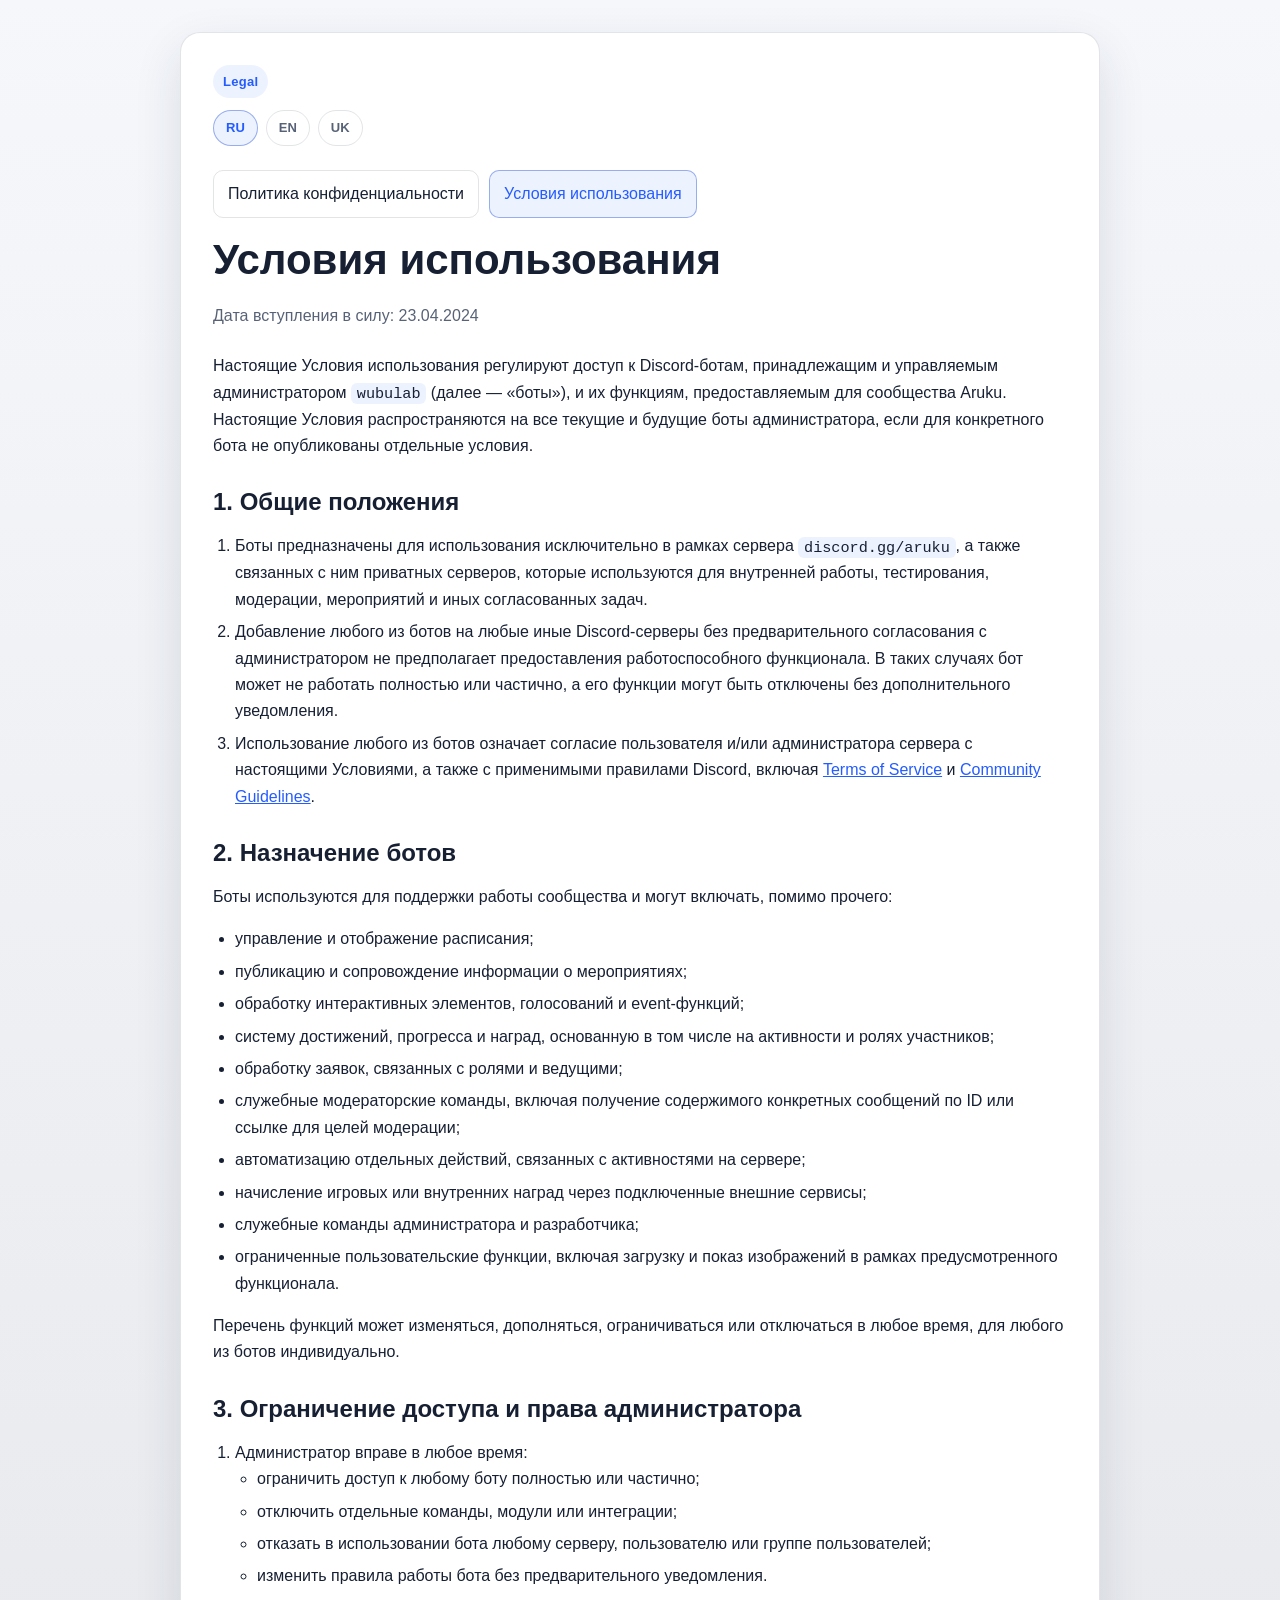
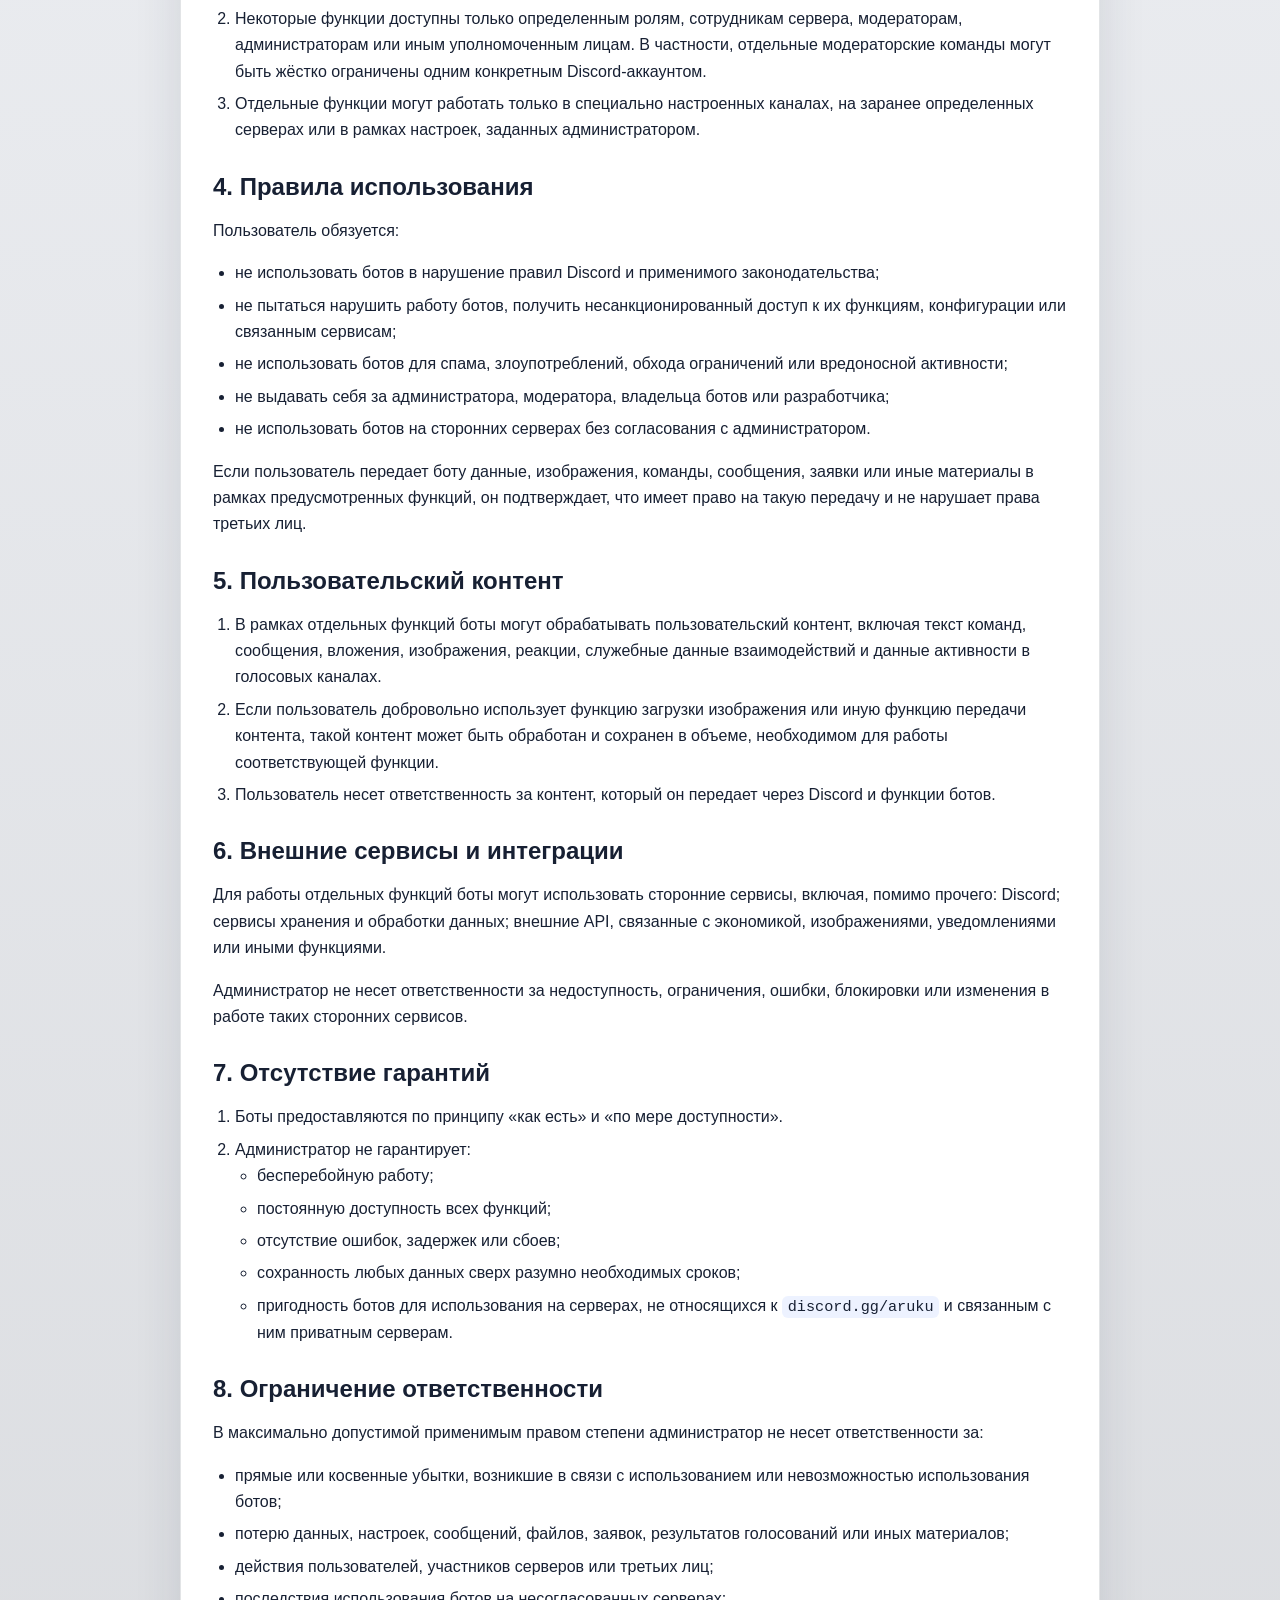
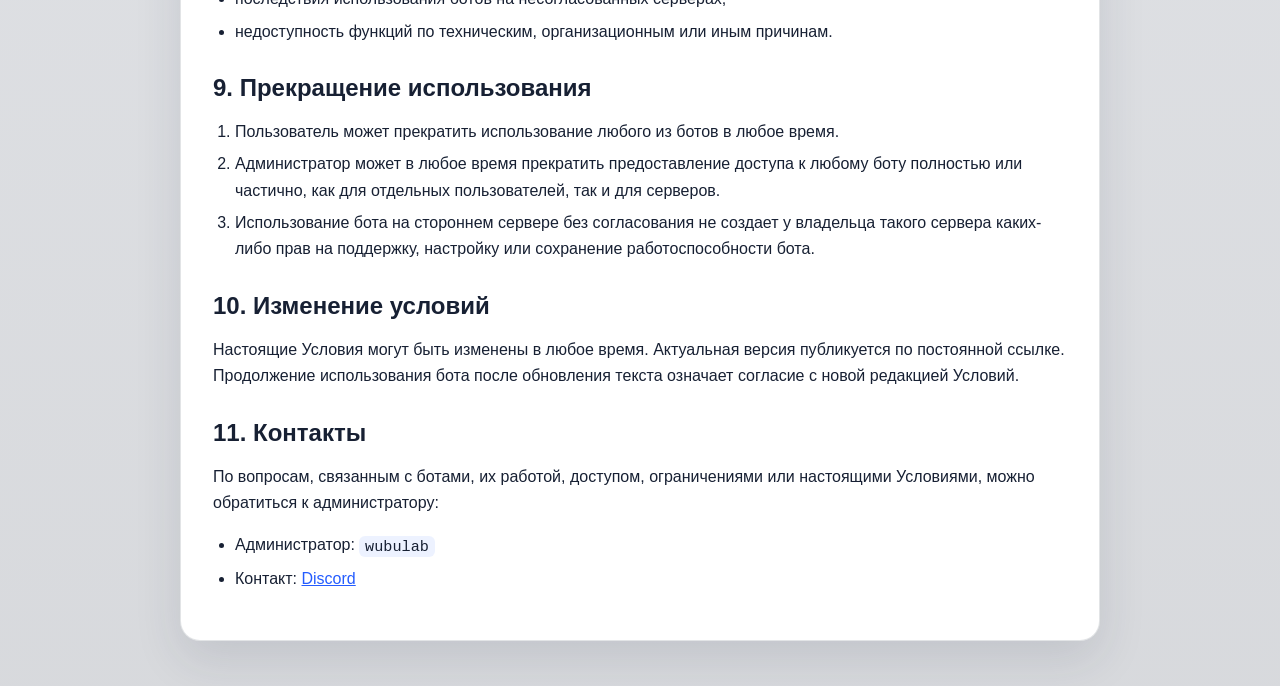
<file: docs/ru/terms_of_service.html>
<!doctype html>
<html lang="ru">
<head>
  <meta charset="utf-8">
  <meta name="viewport" content="width=device-width, initial-scale=1">
  <title>Условия использования | Aruku Bots</title>
  <meta name="description" content="Условия использования Discord-ботов сообщества Aruku.">
  <link rel="stylesheet" href="../legal.css">
</head>
<body>
  <main class="page">
    <section class="card">
      <div class="eyebrow">Legal</div>

      <div class="lang-nav">
        <a href="./terms_of_service.html" class="active">RU</a>
        <a href="../en/terms_of_service.html">EN</a>
        <a href="../uk/terms_of_service.html">UK</a>
      </div>

      <nav class="nav" aria-label="Навигация по документам">
        <a href="./privacy_policy.html">Политика конфиденциальности</a>
        <a href="./terms_of_service.html" class="active" aria-current="page">Условия использования</a>
      </nav>

      <h1>Условия использования</h1>
      <p class="meta">Дата вступления в силу: 23.04.2024</p>

      <p>Настоящие Условия использования регулируют доступ к Discord-ботам, принадлежащим и управляемым администратором <code>wubulab</code> (далее &mdash; «боты»), и их функциям, предоставляемым для сообщества Aruku. Настоящие Условия распространяются на все текущие и будущие боты администратора, если для конкретного бота не опубликованы отдельные условия.</p>

      <h2>1. Общие положения</h2>
      <ol>
        <li>Боты предназначены для использования исключительно в рамках сервера <code>discord.gg/aruku</code>, а также связанных с ним приватных серверов, которые используются для внутренней работы, тестирования, модерации, мероприятий и иных согласованных задач.</li>
        <li>Добавление любого из ботов на любые иные Discord-серверы без предварительного согласования с администратором не предполагает предоставления работоспособного функционала. В таких случаях бот может не работать полностью или частично, а его функции могут быть отключены без дополнительного уведомления.</li>
        <li>Использование любого из ботов означает согласие пользователя и/или администратора сервера с настоящими Условиями, а также с применимыми правилами Discord, включая <a href="https://discord.com/terms">Terms of Service</a> и <a href="https://discord.com/guidelines">Community Guidelines</a>.</li>
      </ol>

      <h2>2. Назначение ботов</h2>
      <p>Боты используются для поддержки работы сообщества и могут включать, помимо прочего:</p>
      <ul>
        <li>управление и отображение расписания;</li>
        <li>публикацию и сопровождение информации о мероприятиях;</li>
        <li>обработку интерактивных элементов, голосований и event-функций;</li>
        <li>систему достижений, прогресса и наград, основанную в том числе на активности и ролях участников;</li>
        <li>обработку заявок, связанных с ролями и ведущими;</li>
        <li>служебные модераторские команды, включая получение содержимого конкретных сообщений по ID или ссылке для целей модерации;</li>
        <li>автоматизацию отдельных действий, связанных с активностями на сервере;</li>
        <li>начисление игровых или внутренних наград через подключенные внешние сервисы;</li>
        <li>служебные команды администратора и разработчика;</li>
        <li>ограниченные пользовательские функции, включая загрузку и показ изображений в рамках предусмотренного функционала.</li>
      </ul>
      <p>Перечень функций может изменяться, дополняться, ограничиваться или отключаться в любое время, для любого из ботов индивидуально.</p>

      <h2>3. Ограничение доступа и права администратора</h2>
      <ol>
        <li>Администратор вправе в любое время:
          <ul>
            <li>ограничить доступ к любому боту полностью или частично;</li>
            <li>отключить отдельные команды, модули или интеграции;</li>
            <li>отказать в использовании бота любому серверу, пользователю или группе пользователей;</li>
            <li>изменить правила работы бота без предварительного уведомления.</li>
          </ul>
        </li>
        <li>Некоторые функции доступны только определенным ролям, сотрудникам сервера, модераторам, администраторам или иным уполномоченным лицам. В частности, отдельные модераторские команды могут быть жёстко ограничены одним конкретным Discord-аккаунтом.</li>
        <li>Отдельные функции могут работать только в специально настроенных каналах, на заранее определенных серверах или в рамках настроек, заданных администратором.</li>
      </ol>

      <h2>4. Правила использования</h2>
      <p>Пользователь обязуется:</p>
      <ul>
        <li>не использовать ботов в нарушение правил Discord и применимого законодательства;</li>
        <li>не пытаться нарушить работу ботов, получить несанкционированный доступ к их функциям, конфигурации или связанным сервисам;</li>
        <li>не использовать ботов для спама, злоупотреблений, обхода ограничений или вредоносной активности;</li>
        <li>не выдавать себя за администратора, модератора, владельца ботов или разработчика;</li>
        <li>не использовать ботов на сторонних серверах без согласования с администратором.</li>
      </ul>
      <p>Если пользователь передает боту данные, изображения, команды, сообщения, заявки или иные материалы в рамках предусмотренных функций, он подтверждает, что имеет право на такую передачу и не нарушает права третьих лиц.</p>

      <h2>5. Пользовательский контент</h2>
      <ol>
        <li>В рамках отдельных функций боты могут обрабатывать пользовательский контент, включая текст команд, сообщения, вложения, изображения, реакции, служебные данные взаимодействий и данные активности в голосовых каналах.</li>
        <li>Если пользователь добровольно использует функцию загрузки изображения или иную функцию передачи контента, такой контент может быть обработан и сохранен в объеме, необходимом для работы соответствующей функции.</li>
        <li>Пользователь несет ответственность за контент, который он передает через Discord и функции ботов.</li>
      </ol>

      <h2>6. Внешние сервисы и интеграции</h2>
      <p>Для работы отдельных функций боты могут использовать сторонние сервисы, включая, помимо прочего: Discord; сервисы хранения и обработки данных; внешние API, связанные с экономикой, изображениями, уведомлениями или иными функциями.</p>
      <p>Администратор не несет ответственности за недоступность, ограничения, ошибки, блокировки или изменения в работе таких сторонних сервисов.</p>

      <h2>7. Отсутствие гарантий</h2>
      <ol>
        <li>Боты предоставляются по принципу «как есть» и «по мере доступности».</li>
        <li>Администратор не гарантирует:
          <ul>
            <li>бесперебойную работу;</li>
            <li>постоянную доступность всех функций;</li>
            <li>отсутствие ошибок, задержек или сбоев;</li>
            <li>сохранность любых данных сверх разумно необходимых сроков;</li>
            <li>пригодность ботов для использования на серверах, не относящихся к <code>discord.gg/aruku</code> и связанным с ним приватным серверам.</li>
          </ul>
        </li>
      </ol>

      <h2>8. Ограничение ответственности</h2>
      <p>В максимально допустимой применимым правом степени администратор не несет ответственности за:</p>
      <ul>
        <li>прямые или косвенные убытки, возникшие в связи с использованием или невозможностью использования ботов;</li>
        <li>потерю данных, настроек, сообщений, файлов, заявок, результатов голосований или иных материалов;</li>
        <li>действия пользователей, участников серверов или третьих лиц;</li>
        <li>последствия использования ботов на несогласованных серверах;</li>
        <li>недоступность функций по техническим, организационным или иным причинам.</li>
      </ul>

      <h2>9. Прекращение использования</h2>
      <ol>
        <li>Пользователь может прекратить использование любого из ботов в любое время.</li>
        <li>Администратор может в любое время прекратить предоставление доступа к любому боту полностью или частично, как для отдельных пользователей, так и для серверов.</li>
        <li>Использование бота на стороннем сервере без согласования не создает у владельца такого сервера каких-либо прав на поддержку, настройку или сохранение работоспособности бота.</li>
      </ol>

      <h2>10. Изменение условий</h2>
      <p>Настоящие Условия могут быть изменены в любое время. Актуальная версия публикуется по постоянной ссылке. Продолжение использования бота после обновления текста означает согласие с новой редакцией Условий.</p>

      <h2>11. Контакты</h2>
      <p>По вопросам, связанным с ботами, их работой, доступом, ограничениями или настоящими Условиями, можно обратиться к администратору:</p>
      <ul>
        <li>Администратор: <code>wubulab</code></li>
        <li>Контакт: <a href="https://discord.com/users/wubulab">Discord</a></li>
      </ul>
    </section>
  </main>
</body>
</html>
</file>
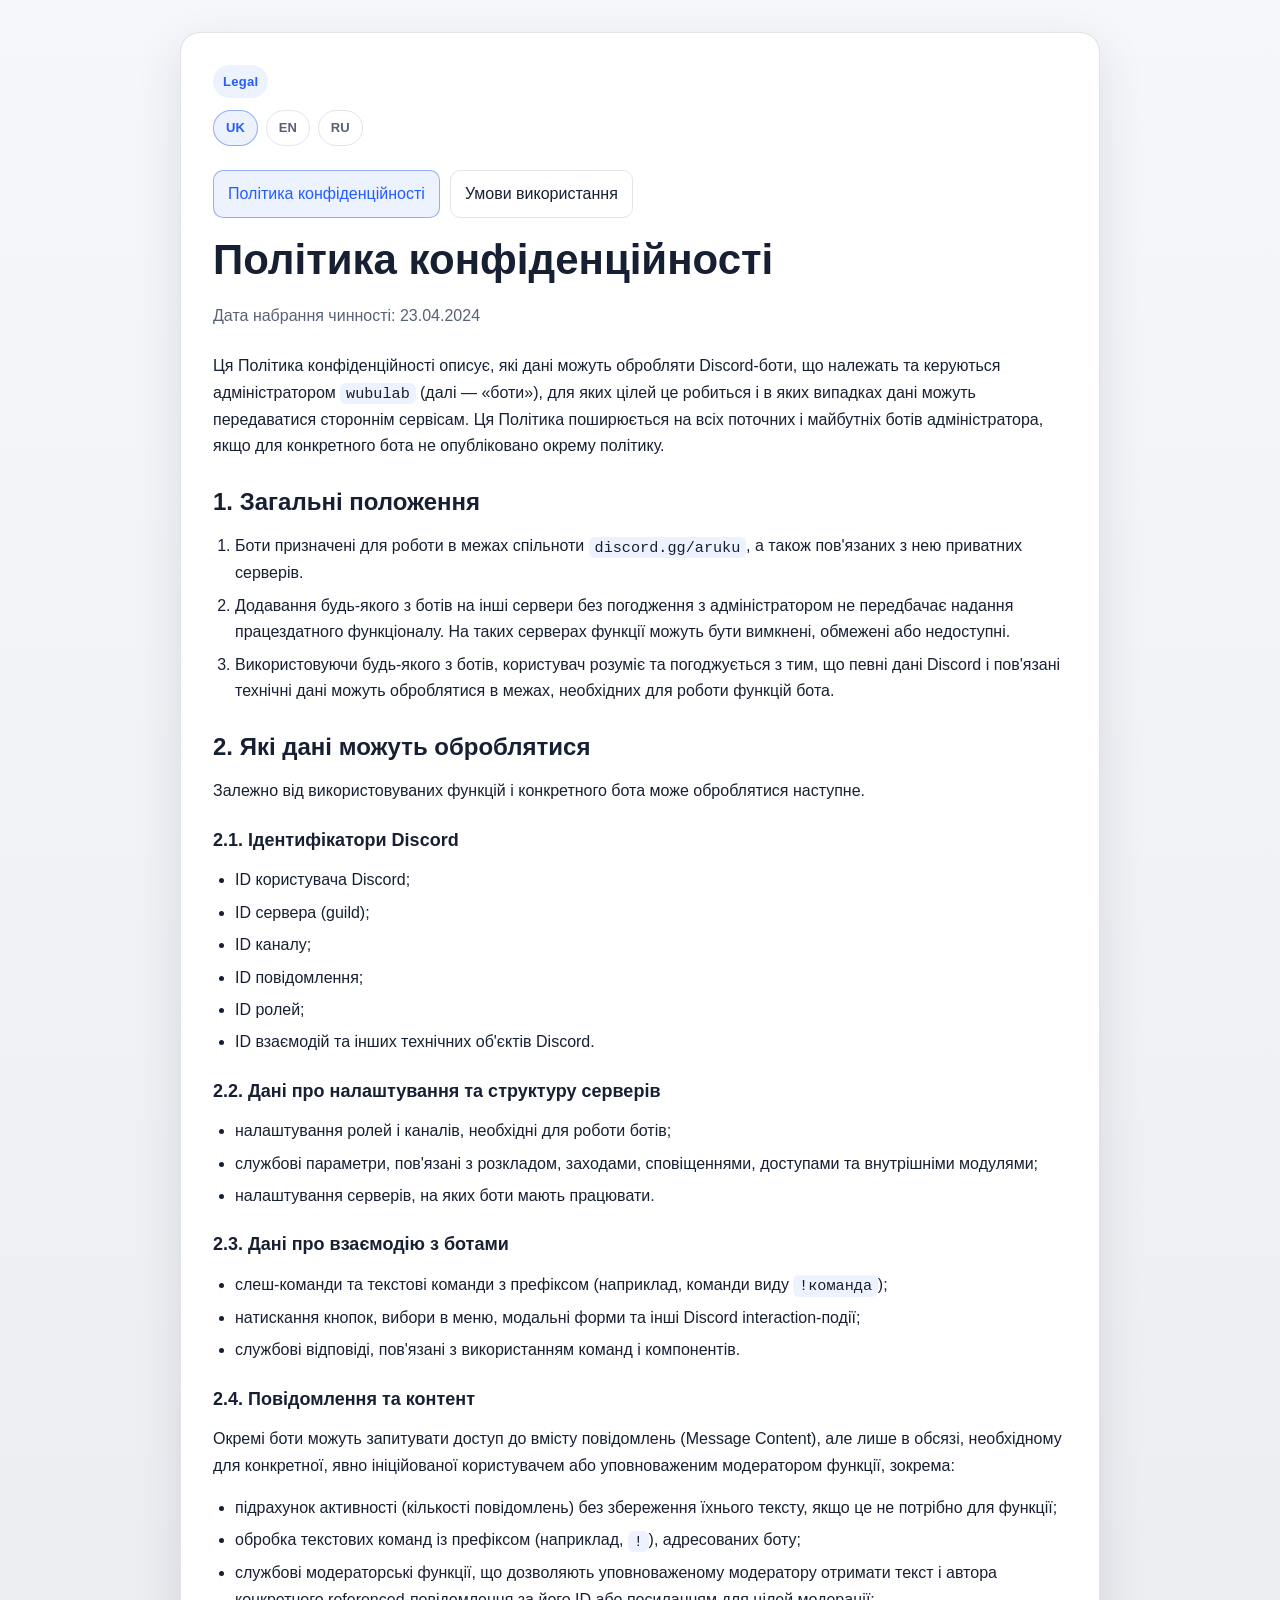
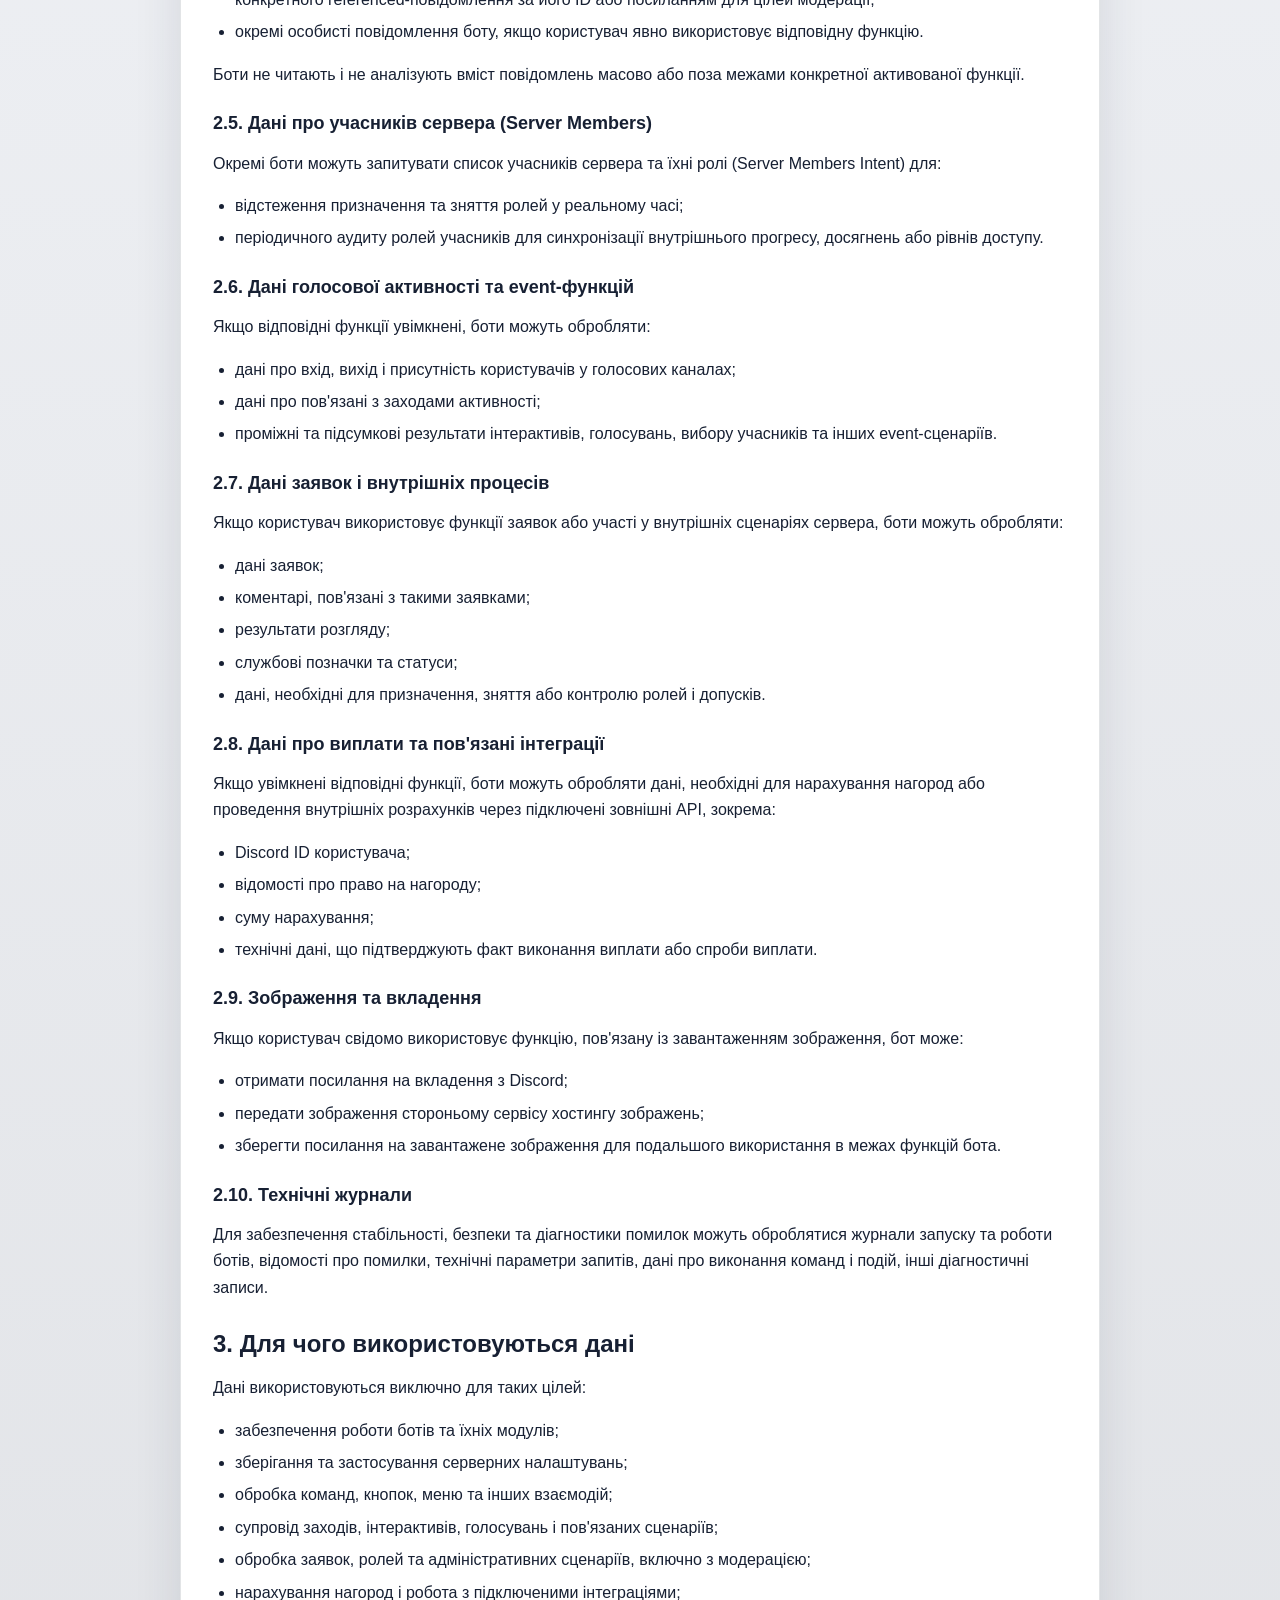
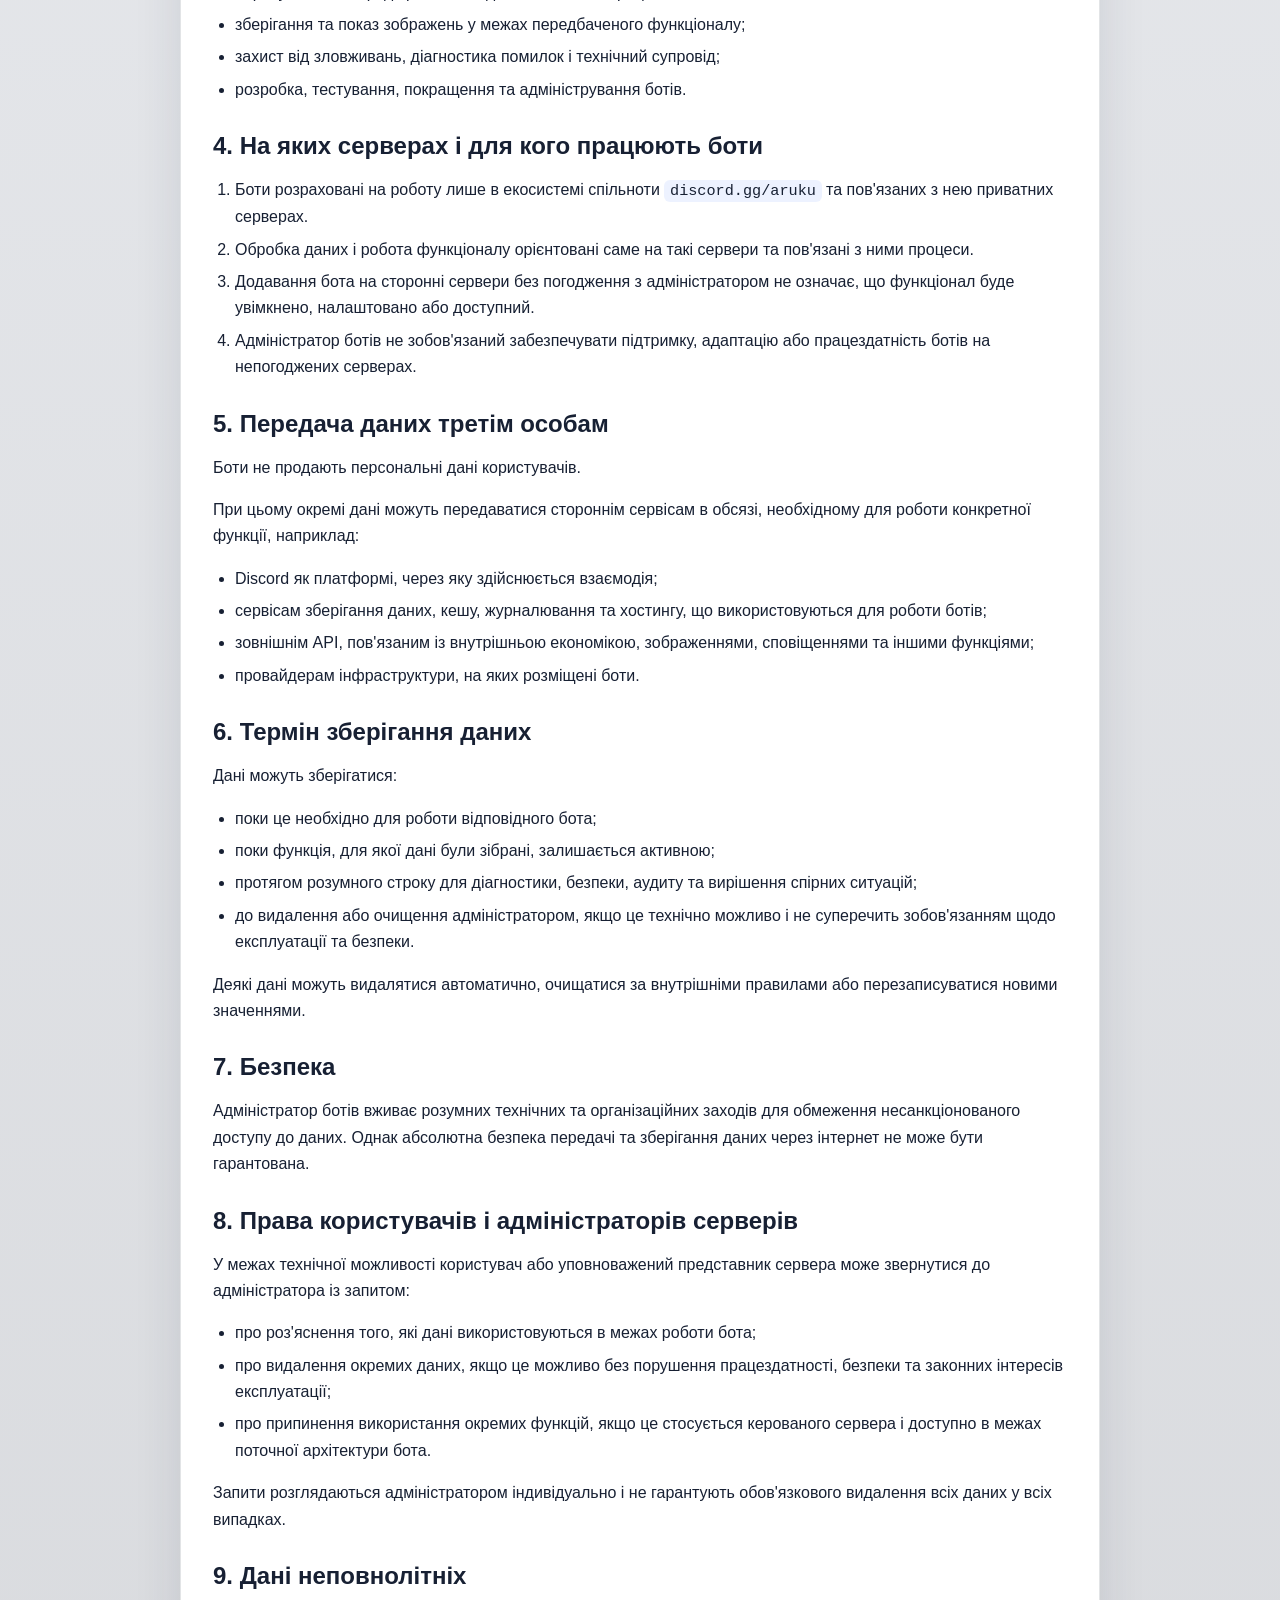
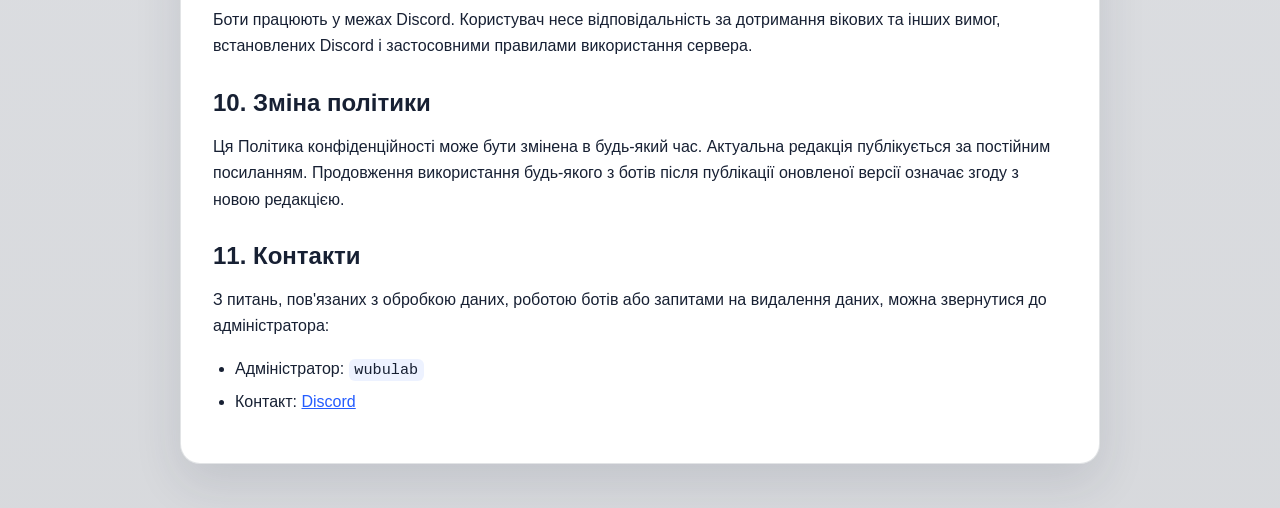
<file: docs/uk/privacy_policy.html>
<!doctype html>
<html lang="uk">
<head>
  <meta charset="utf-8">
  <meta name="viewport" content="width=device-width, initial-scale=1">
  <title>Політика конфіденційності | Aruku Bots</title>
  <meta name="description" content="Політика конфіденційності Discord-ботів спільноти Aruku.">
  <link rel="stylesheet" href="../legal.css">
</head>
<body>
  <main class="page">
    <section class="card">
      <div class="eyebrow">Legal</div>

      <div class="lang-nav">
        <a href="./privacy_policy.html" class="active">UK</a>
        <a href="../en/privacy_policy.html">EN</a>
        <a href="../ru/privacy_policy.html">RU</a>
      </div>

      <nav class="nav" aria-label="Навігація по документах">
        <a href="./privacy_policy.html" class="active" aria-current="page">Політика конфіденційності</a>
        <a href="./terms_of_service.html">Умови використання</a>
      </nav>

      <h1>Політика конфіденційності</h1>
      <p class="meta">Дата набрання чинності: 23.04.2024</p>

      <p>Ця Політика конфіденційності описує, які дані можуть обробляти Discord-боти, що належать та керуються адміністратором <code>wubulab</code> (далі &mdash; «боти»), для яких цілей це робиться і в яких випадках дані можуть передаватися стороннім сервісам. Ця Політика поширюється на всіх поточних і майбутніх ботів адміністратора, якщо для конкретного бота не опубліковано окрему політику.</p>

      <h2>1. Загальні положення</h2>
      <ol>
        <li>Боти призначені для роботи в межах спільноти <code>discord.gg/aruku</code>, а також пов'язаних з нею приватних серверів.</li>
        <li>Додавання будь-якого з ботів на інші сервери без погодження з адміністратором не передбачає надання працездатного функціоналу. На таких серверах функції можуть бути вимкнені, обмежені або недоступні.</li>
        <li>Використовуючи будь-якого з ботів, користувач розуміє та погоджується з тим, що певні дані Discord і пов'язані технічні дані можуть оброблятися в межах, необхідних для роботи функцій бота.</li>
      </ol>

      <h2>2. Які дані можуть оброблятися</h2>
      <p>Залежно від використовуваних функцій і конкретного бота може оброблятися наступне.</p>

      <h3>2.1. Ідентифікатори Discord</h3>
      <ul>
        <li>ID користувача Discord;</li>
        <li>ID сервера (guild);</li>
        <li>ID каналу;</li>
        <li>ID повідомлення;</li>
        <li>ID ролей;</li>
        <li>ID взаємодій та інших технічних об'єктів Discord.</li>
      </ul>

      <h3>2.2. Дані про налаштування та структуру серверів</h3>
      <ul>
        <li>налаштування ролей і каналів, необхідні для роботи ботів;</li>
        <li>службові параметри, пов'язані з розкладом, заходами, сповіщеннями, доступами та внутрішніми модулями;</li>
        <li>налаштування серверів, на яких боти мають працювати.</li>
      </ul>

      <h3>2.3. Дані про взаємодію з ботами</h3>
      <ul>
        <li>слеш-команди та текстові команди з префіксом (наприклад, команди виду <code>!команда</code>);</li>
        <li>натискання кнопок, вибори в меню, модальні форми та інші Discord interaction-події;</li>
        <li>службові відповіді, пов'язані з використанням команд і компонентів.</li>
      </ul>

      <h3>2.4. Повідомлення та контент</h3>
      <p>Окремі боти можуть запитувати доступ до вмісту повідомлень (Message Content), але лише в обсязі, необхідному для конкретної, явно ініційованої користувачем або уповноваженим модератором функції, зокрема:</p>
      <ul>
        <li>підрахунок активності (кількості повідомлень) без збереження їхнього тексту, якщо це не потрібно для функції;</li>
        <li>обробка текстових команд із префіксом (наприклад, <code>!</code>), адресованих боту;</li>
        <li>службові модераторські функції, що дозволяють уповноваженому модератору отримати текст і автора конкретного referenced-повідомлення за його ID або посиланням для цілей модерації;</li>
        <li>окремі особисті повідомлення боту, якщо користувач явно використовує відповідну функцію.</li>
      </ul>
      <p>Боти не читають і не аналізують вміст повідомлень масово або поза межами конкретної активованої функції.</p>

      <h3>2.5. Дані про учасників сервера (Server Members)</h3>
      <p>Окремі боти можуть запитувати список учасників сервера та їхні ролі (Server Members Intent) для:</p>
      <ul>
        <li>відстеження призначення та зняття ролей у реальному часі;</li>
        <li>періодичного аудиту ролей учасників для синхронізації внутрішнього прогресу, досягнень або рівнів доступу.</li>
      </ul>

      <h3>2.6. Дані голосової активності та event-функцій</h3>
      <p>Якщо відповідні функції увімкнені, боти можуть обробляти:</p>
      <ul>
        <li>дані про вхід, вихід і присутність користувачів у голосових каналах;</li>
        <li>дані про пов'язані з заходами активності;</li>
        <li>проміжні та підсумкові результати інтерактивів, голосувань, вибору учасників та інших event-сценаріїв.</li>
      </ul>

      <h3>2.7. Дані заявок і внутрішніх процесів</h3>
      <p>Якщо користувач використовує функції заявок або участі у внутрішніх сценаріях сервера, боти можуть обробляти:</p>
      <ul>
        <li>дані заявок;</li>
        <li>коментарі, пов'язані з такими заявками;</li>
        <li>результати розгляду;</li>
        <li>службові позначки та статуси;</li>
        <li>дані, необхідні для призначення, зняття або контролю ролей і допусків.</li>
      </ul>

      <h3>2.8. Дані про виплати та пов'язані інтеграції</h3>
      <p>Якщо увімкнені відповідні функції, боти можуть обробляти дані, необхідні для нарахування нагород або проведення внутрішніх розрахунків через підключені зовнішні API, зокрема:</p>
      <ul>
        <li>Discord ID користувача;</li>
        <li>відомості про право на нагороду;</li>
        <li>суму нарахування;</li>
        <li>технічні дані, що підтверджують факт виконання виплати або спроби виплати.</li>
      </ul>

      <h3>2.9. Зображення та вкладення</h3>
      <p>Якщо користувач свідомо використовує функцію, пов'язану із завантаженням зображення, бот може:</p>
      <ul>
        <li>отримати посилання на вкладення з Discord;</li>
        <li>передати зображення стороньому сервісу хостингу зображень;</li>
        <li>зберегти посилання на завантажене зображення для подальшого використання в межах функцій бота.</li>
      </ul>

      <h3>2.10. Технічні журнали</h3>
      <p>Для забезпечення стабільності, безпеки та діагностики помилок можуть оброблятися журнали запуску та роботи ботів, відомості про помилки, технічні параметри запитів, дані про виконання команд і подій, інші діагностичні записи.</p>

      <h2>3. Для чого використовуються дані</h2>
      <p>Дані використовуються виключно для таких цілей:</p>
      <ul>
        <li>забезпечення роботи ботів та їхніх модулів;</li>
        <li>зберігання та застосування серверних налаштувань;</li>
        <li>обробка команд, кнопок, меню та інших взаємодій;</li>
        <li>супровід заходів, інтерактивів, голосувань і пов'язаних сценаріїв;</li>
        <li>обробка заявок, ролей та адміністративних сценаріїв, включно з модерацією;</li>
        <li>нарахування нагород і робота з підключеними інтеграціями;</li>
        <li>зберігання та показ зображень у межах передбаченого функціоналу;</li>
        <li>захист від зловживань, діагностика помилок і технічний супровід;</li>
        <li>розробка, тестування, покращення та адміністрування ботів.</li>
      </ul>

      <h2>4. На яких серверах і для кого працюють боти</h2>
      <ol>
        <li>Боти розраховані на роботу лише в екосистемі спільноти <code>discord.gg/aruku</code> та пов'язаних з нею приватних серверах.</li>
        <li>Обробка даних і робота функціоналу орієнтовані саме на такі сервери та пов'язані з ними процеси.</li>
        <li>Додавання бота на сторонні сервери без погодження з адміністратором не означає, що функціонал буде увімкнено, налаштовано або доступний.</li>
        <li>Адміністратор ботів не зобов'язаний забезпечувати підтримку, адаптацію або працездатність ботів на непогоджених серверах.</li>
      </ol>

      <h2>5. Передача даних третім особам</h2>
      <p>Боти не продають персональні дані користувачів.</p>
      <p>При цьому окремі дані можуть передаватися стороннім сервісам в обсязі, необхідному для роботи конкретної функції, наприклад:</p>
      <ul>
        <li>Discord як платформі, через яку здійснюється взаємодія;</li>
        <li>сервісам зберігання даних, кешу, журналювання та хостингу, що використовуються для роботи ботів;</li>
        <li>зовнішнім API, пов'язаним із внутрішньою економікою, зображеннями, сповіщеннями та іншими функціями;</li>
        <li>провайдерам інфраструктури, на яких розміщені боти.</li>
      </ul>

      <h2>6. Термін зберігання даних</h2>
      <p>Дані можуть зберігатися:</p>
      <ul>
        <li>поки це необхідно для роботи відповідного бота;</li>
        <li>поки функція, для якої дані були зібрані, залишається активною;</li>
        <li>протягом розумного строку для діагностики, безпеки, аудиту та вирішення спірних ситуацій;</li>
        <li>до видалення або очищення адміністратором, якщо це технічно можливо і не суперечить зобов'язанням щодо експлуатації та безпеки.</li>
      </ul>
      <p>Деякі дані можуть видалятися автоматично, очищатися за внутрішніми правилами або перезаписуватися новими значеннями.</p>

      <h2>7. Безпека</h2>
      <p>Адміністратор ботів вживає розумних технічних та організаційних заходів для обмеження несанкціонованого доступу до даних. Однак абсолютна безпека передачі та зберігання даних через інтернет не може бути гарантована.</p>

      <h2>8. Права користувачів і адміністраторів серверів</h2>
      <p>У межах технічної можливості користувач або уповноважений представник сервера може звернутися до адміністратора із запитом:</p>
      <ul>
        <li>про роз'яснення того, які дані використовуються в межах роботи бота;</li>
        <li>про видалення окремих даних, якщо це можливо без порушення працездатності, безпеки та законних інтересів експлуатації;</li>
        <li>про припинення використання окремих функцій, якщо це стосується керованого сервера і доступно в межах поточної архітектури бота.</li>
      </ul>
      <p>Запити розглядаються адміністратором індивідуально і не гарантують обов'язкового видалення всіх даних у всіх випадках.</p>

      <h2>9. Дані неповнолітніх</h2>
      <p>Боти працюють у межах Discord. Користувач несе відповідальність за дотримання вікових та інших вимог, встановлених Discord і застосовними правилами використання сервера.</p>

      <h2>10. Зміна політики</h2>
      <p>Ця Політика конфіденційності може бути змінена в будь-який час. Актуальна редакція публікується за постійним посиланням. Продовження використання будь-якого з ботів після публікації оновленої версії означає згоду з новою редакцією.</p>

      <h2>11. Контакти</h2>
      <p>З питань, пов'язаних з обробкою даних, роботою ботів або запитами на видалення даних, можна звернутися до адміністратора:</p>
      <ul>
        <li>Адміністратор: <code>wubulab</code></li>
        <li>Контакт: <a href="https://discord.com/users/wubulab">Discord</a></li>
      </ul>
    </section>
  </main>
</body>
</html>
</file>
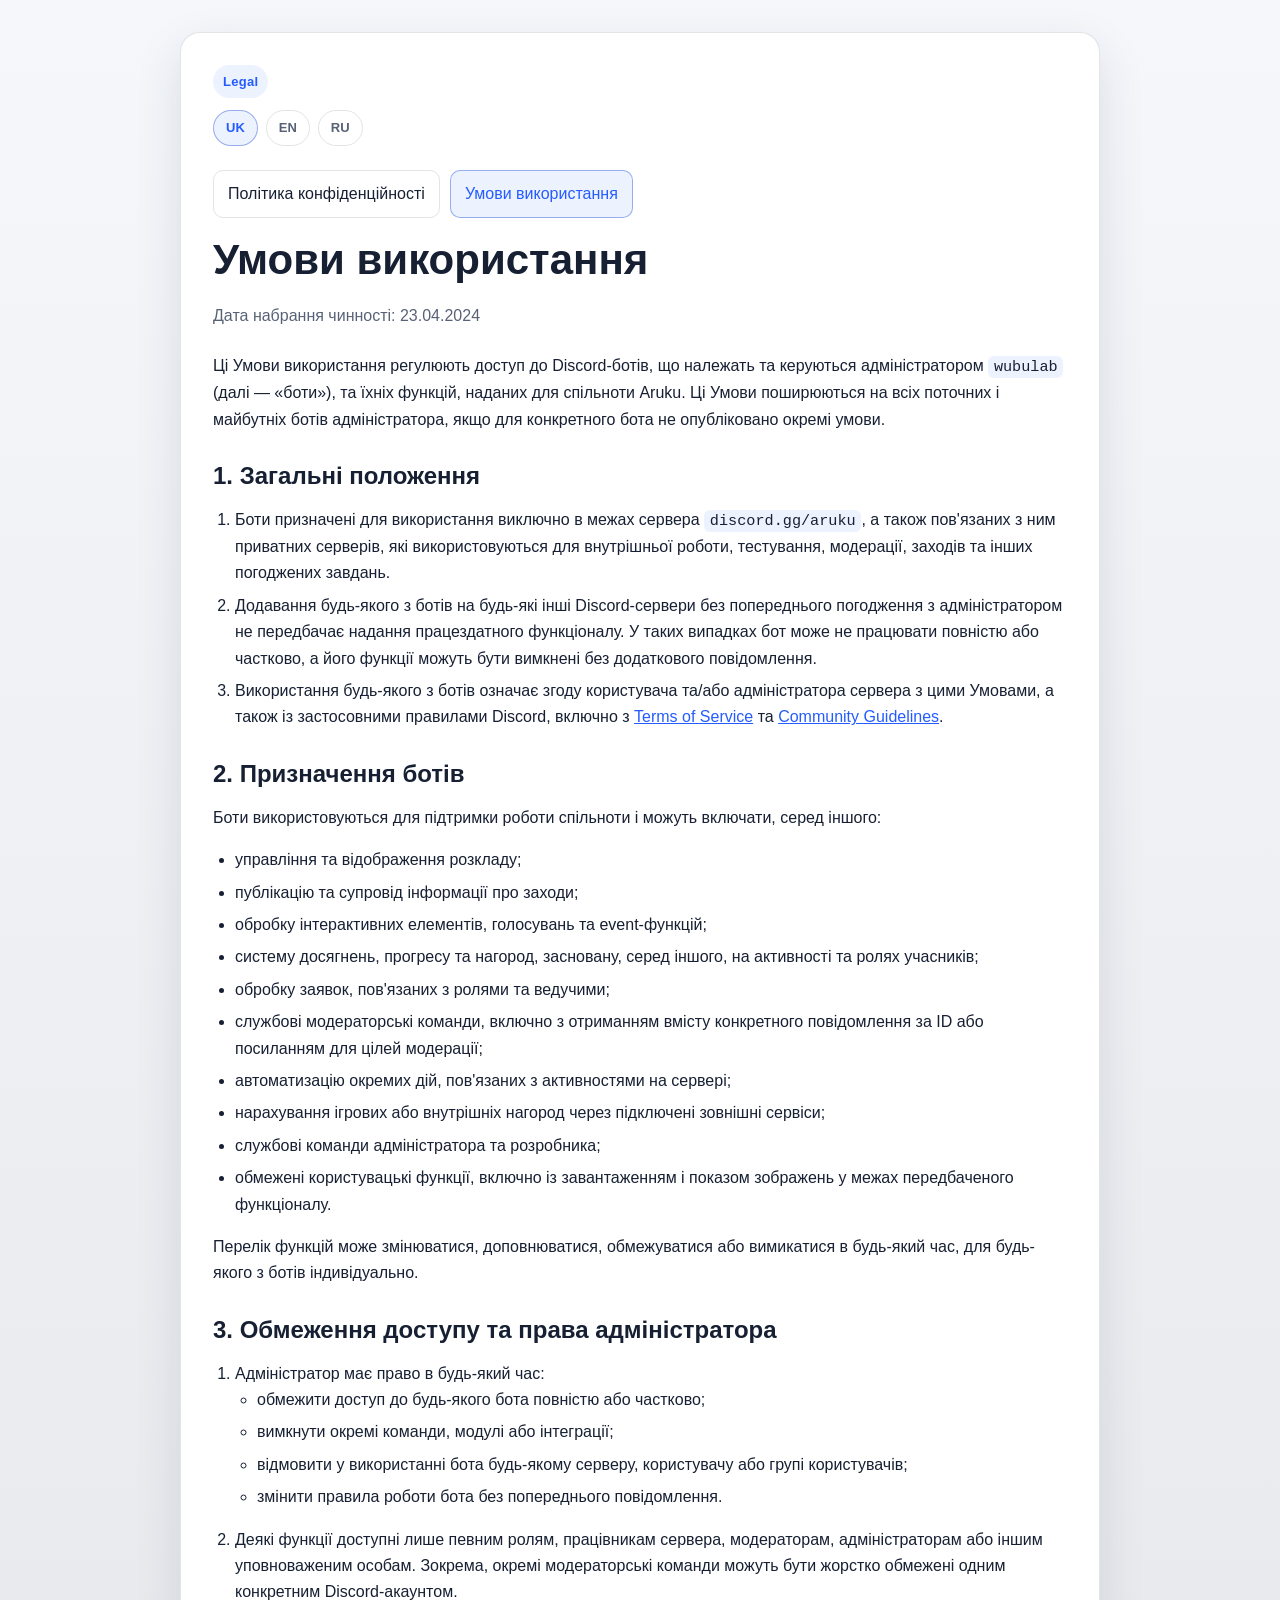
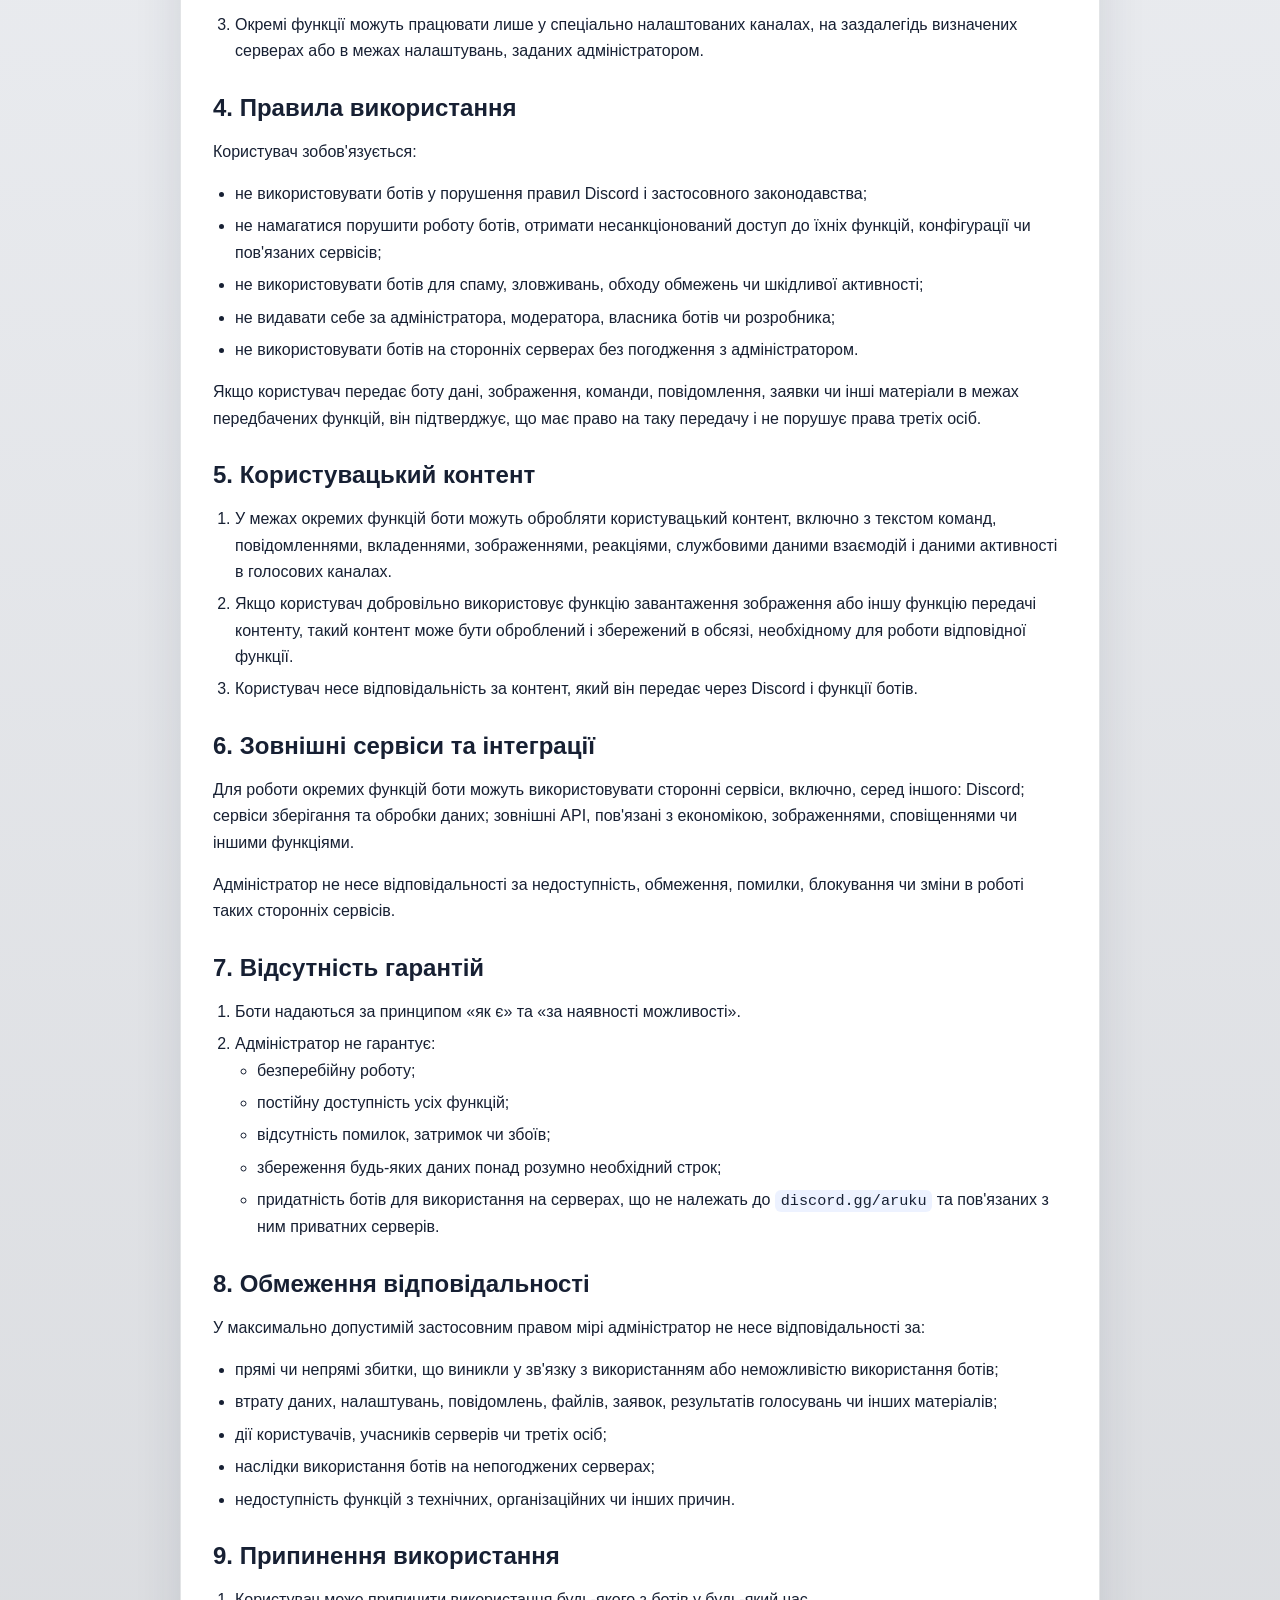
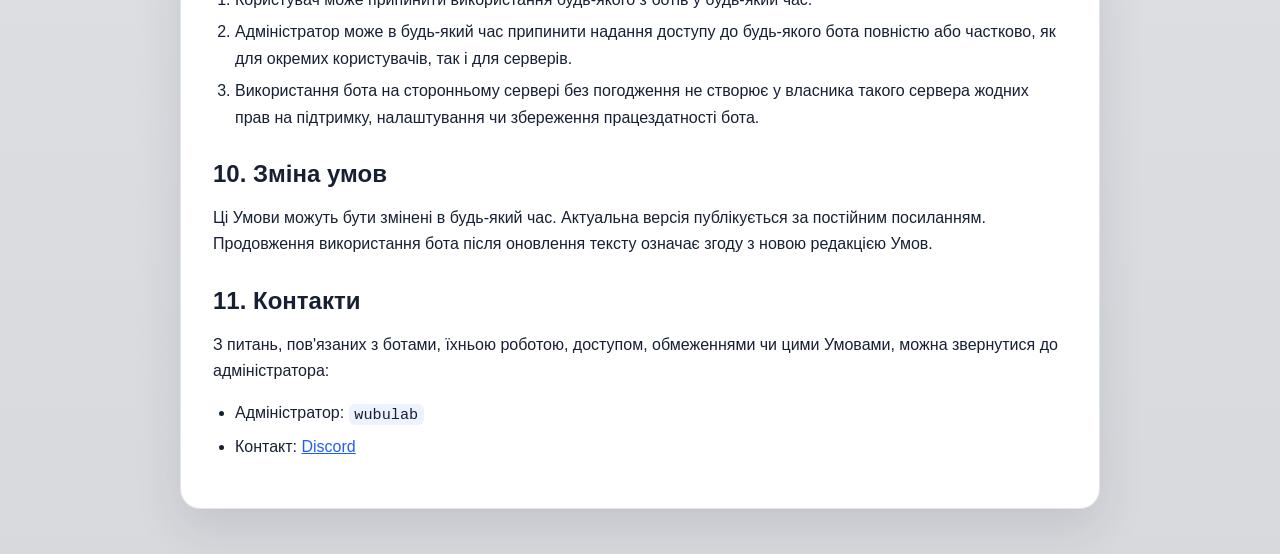
<file: docs/uk/terms_of_service.html>
<!doctype html>
<html lang="uk">
<head>
  <meta charset="utf-8">
  <meta name="viewport" content="width=device-width, initial-scale=1">
  <title>Умови використання | Aruku Bots</title>
  <meta name="description" content="Умови використання Discord-ботів спільноти Aruku.">
  <link rel="stylesheet" href="../legal.css">
</head>
<body>
  <main class="page">
    <section class="card">
      <div class="eyebrow">Legal</div>

      <div class="lang-nav">
        <a href="./terms_of_service.html" class="active">UK</a>
        <a href="../en/terms_of_service.html">EN</a>
        <a href="../ru/terms_of_service.html">RU</a>
      </div>

      <nav class="nav" aria-label="Навігація по документах">
        <a href="./privacy_policy.html">Політика конфіденційності</a>
        <a href="./terms_of_service.html" class="active" aria-current="page">Умови використання</a>
      </nav>

      <h1>Умови використання</h1>
      <p class="meta">Дата набрання чинності: 23.04.2024</p>

      <p>Ці Умови використання регулюють доступ до Discord-ботів, що належать та керуються адміністратором <code>wubulab</code> (далі &mdash; «боти»), та їхніх функцій, наданих для спільноти Aruku. Ці Умови поширюються на всіх поточних і майбутніх ботів адміністратора, якщо для конкретного бота не опубліковано окремі умови.</p>

      <h2>1. Загальні положення</h2>
      <ol>
        <li>Боти призначені для використання виключно в межах сервера <code>discord.gg/aruku</code>, а також пов'язаних з ним приватних серверів, які використовуються для внутрішньої роботи, тестування, модерації, заходів та інших погоджених завдань.</li>
        <li>Додавання будь-якого з ботів на будь-які інші Discord-сервери без попереднього погодження з адміністратором не передбачає надання працездатного функціоналу. У таких випадках бот може не працювати повністю або частково, а його функції можуть бути вимкнені без додаткового повідомлення.</li>
        <li>Використання будь-якого з ботів означає згоду користувача та/або адміністратора сервера з цими Умовами, а також із застосовними правилами Discord, включно з <a href="https://discord.com/terms">Terms of Service</a> та <a href="https://discord.com/guidelines">Community Guidelines</a>.</li>
      </ol>

      <h2>2. Призначення ботів</h2>
      <p>Боти використовуються для підтримки роботи спільноти і можуть включати, серед іншого:</p>
      <ul>
        <li>управління та відображення розкладу;</li>
        <li>публікацію та супровід інформації про заходи;</li>
        <li>обробку інтерактивних елементів, голосувань та event-функцій;</li>
        <li>систему досягнень, прогресу та нагород, засновану, серед іншого, на активності та ролях учасників;</li>
        <li>обробку заявок, пов'язаних з ролями та ведучими;</li>
        <li>службові модераторські команди, включно з отриманням вмісту конкретного повідомлення за ID або посиланням для цілей модерації;</li>
        <li>автоматизацію окремих дій, пов'язаних з активностями на сервері;</li>
        <li>нарахування ігрових або внутрішніх нагород через підключені зовнішні сервіси;</li>
        <li>службові команди адміністратора та розробника;</li>
        <li>обмежені користувацькі функції, включно із завантаженням і показом зображень у межах передбаченого функціоналу.</li>
      </ul>
      <p>Перелік функцій може змінюватися, доповнюватися, обмежуватися або вимикатися в будь-який час, для будь-якого з ботів індивідуально.</p>

      <h2>3. Обмеження доступу та права адміністратора</h2>
      <ol>
        <li>Адміністратор має право в будь-який час:
          <ul>
            <li>обмежити доступ до будь-якого бота повністю або частково;</li>
            <li>вимкнути окремі команди, модулі або інтеграції;</li>
            <li>відмовити у використанні бота будь-якому серверу, користувачу або групі користувачів;</li>
            <li>змінити правила роботи бота без попереднього повідомлення.</li>
          </ul>
        </li>
        <li>Деякі функції доступні лише певним ролям, працівникам сервера, модераторам, адміністраторам або іншим уповноваженим особам. Зокрема, окремі модераторські команди можуть бути жорстко обмежені одним конкретним Discord-акаунтом.</li>
        <li>Окремі функції можуть працювати лише у спеціально налаштованих каналах, на заздалегідь визначених серверах або в межах налаштувань, заданих адміністратором.</li>
      </ol>

      <h2>4. Правила використання</h2>
      <p>Користувач зобов'язується:</p>
      <ul>
        <li>не використовувати ботів у порушення правил Discord і застосовного законодавства;</li>
        <li>не намагатися порушити роботу ботів, отримати несанкціонований доступ до їхніх функцій, конфігурації чи пов'язаних сервісів;</li>
        <li>не використовувати ботів для спаму, зловживань, обходу обмежень чи шкідливої активності;</li>
        <li>не видавати себе за адміністратора, модератора, власника ботів чи розробника;</li>
        <li>не використовувати ботів на сторонніх серверах без погодження з адміністратором.</li>
      </ul>
      <p>Якщо користувач передає боту дані, зображення, команди, повідомлення, заявки чи інші матеріали в межах передбачених функцій, він підтверджує, що має право на таку передачу і не порушує права третіх осіб.</p>

      <h2>5. Користувацький контент</h2>
      <ol>
        <li>У межах окремих функцій боти можуть обробляти користувацький контент, включно з текстом команд, повідомленнями, вкладеннями, зображеннями, реакціями, службовими даними взаємодій і даними активності в голосових каналах.</li>
        <li>Якщо користувач добровільно використовує функцію завантаження зображення або іншу функцію передачі контенту, такий контент може бути оброблений і збережений в обсязі, необхідному для роботи відповідної функції.</li>
        <li>Користувач несе відповідальність за контент, який він передає через Discord і функції ботів.</li>
      </ol>

      <h2>6. Зовнішні сервіси та інтеграції</h2>
      <p>Для роботи окремих функцій боти можуть використовувати сторонні сервіси, включно, серед іншого: Discord; сервіси зберігання та обробки даних; зовнішні API, пов'язані з економікою, зображеннями, сповіщеннями чи іншими функціями.</p>
      <p>Адміністратор не несе відповідальності за недоступність, обмеження, помилки, блокування чи зміни в роботі таких сторонніх сервісів.</p>

      <h2>7. Відсутність гарантій</h2>
      <ol>
        <li>Боти надаються за принципом «як є» та «за наявності можливості».</li>
        <li>Адміністратор не гарантує:
          <ul>
            <li>безперебійну роботу;</li>
            <li>постійну доступність усіх функцій;</li>
            <li>відсутність помилок, затримок чи збоїв;</li>
            <li>збереження будь-яких даних понад розумно необхідний строк;</li>
            <li>придатність ботів для використання на серверах, що не належать до <code>discord.gg/aruku</code> та пов'язаних з ним приватних серверів.</li>
          </ul>
        </li>
      </ol>

      <h2>8. Обмеження відповідальності</h2>
      <p>У максимально допустимій застосовним правом мірі адміністратор не несе відповідальності за:</p>
      <ul>
        <li>прямі чи непрямі збитки, що виникли у зв'язку з використанням або неможливістю використання ботів;</li>
        <li>втрату даних, налаштувань, повідомлень, файлів, заявок, результатів голосувань чи інших матеріалів;</li>
        <li>дії користувачів, учасників серверів чи третіх осіб;</li>
        <li>наслідки використання ботів на непогоджених серверах;</li>
        <li>недоступність функцій з технічних, організаційних чи інших причин.</li>
      </ul>

      <h2>9. Припинення використання</h2>
      <ol>
        <li>Користувач може припинити використання будь-якого з ботів у будь-який час.</li>
        <li>Адміністратор може в будь-який час припинити надання доступу до будь-якого бота повністю або частково, як для окремих користувачів, так і для серверів.</li>
        <li>Використання бота на сторонньому сервері без погодження не створює у власника такого сервера жодних прав на підтримку, налаштування чи збереження працездатності бота.</li>
      </ol>

      <h2>10. Зміна умов</h2>
      <p>Ці Умови можуть бути змінені в будь-який час. Актуальна версія публікується за постійним посиланням. Продовження використання бота після оновлення тексту означає згоду з новою редакцією Умов.</p>

      <h2>11. Контакти</h2>
      <p>З питань, пов'язаних з ботами, їхньою роботою, доступом, обмеженнями чи цими Умовами, можна звернутися до адміністратора:</p>
      <ul>
        <li>Адміністратор: <code>wubulab</code></li>
        <li>Контакт: <a href="https://discord.com/users/wubulab">Discord</a></li>
      </ul>
    </section>
  </main>
</body>
</html>
</file>
<file: docs/legal.css>
html {
  color-scheme: light dark;
}

:root {
  --bg: #0b1020;
  --panel: #121a2b;
  --text: #e8ecf3;
  --muted: #aab4c3;
  --accent: #7aa2ff;
  --accent-soft: rgba(122, 162, 255, 0.12);
  --border: rgba(255, 255, 255, 0.12);
  --shadow: 0 18px 48px rgba(0, 0, 0, 0.28);
}

@media (prefers-color-scheme: light) {
  :root {
    --bg: #f5f7fb;
    --panel: #ffffff;
    --text: #172033;
    --muted: #586277;
    --accent: #245cff;
    --accent-soft: rgba(36, 92, 255, 0.08);
    --border: rgba(23, 32, 51, 0.12);
    --shadow: 0 18px 48px rgba(36, 44, 64, 0.12);
  }
}

* {
  box-sizing: border-box;
}

body {
  margin: 0;
  font-family: Inter, "Segoe UI", Arial, sans-serif;
  line-height: 1.65;
  background: linear-gradient(180deg, var(--bg) 0%, color-mix(in srgb, var(--bg) 88%, black 12%) 100%);
  color: var(--text);
}

.page {
  width: min(920px, calc(100% - 32px));
  margin: 32px auto 48px;
}

.card {
  background: var(--panel);
  border: 1px solid var(--border);
  border-radius: 20px;
  box-shadow: var(--shadow);
  padding: 32px;
}

.eyebrow {
  display: inline-block;
  margin-bottom: 12px;
  padding: 6px 10px;
  border-radius: 999px;
  background: var(--accent-soft);
  color: var(--accent);
  font-size: 13px;
  font-weight: 700;
  letter-spacing: 0.02em;
}

h1,
h2,
h3 {
  line-height: 1.25;
  margin: 0 0 16px;
}

h1 {
  font-size: clamp(30px, 4vw, 42px);
}

h2 {
  margin-top: 28px;
  font-size: 24px;
}

h3 {
  margin-top: 24px;
  font-size: 18px;
}

p,
li {
  font-size: 16px;
}

p {
  margin: 0 0 16px;
}

ul,
ol {
  margin: 0 0 16px 22px;
  padding: 0;
}

li + li {
  margin-top: 6px;
}

a {
  color: var(--accent);
}

code {
  font-family: Consolas, "SFMono-Regular", monospace;
  font-size: 0.95em;
  background: var(--accent-soft);
  padding: 0.12em 0.38em;
  border-radius: 6px;
}

.meta {
  margin: 0 0 24px;
  color: var(--muted);
}

.nav {
  display: flex;
  flex-wrap: wrap;
  gap: 10px;
  margin: 0 0 16px;
}

.nav a {
  text-decoration: none;
  padding: 10px 14px;
  border-radius: 10px;
  border: 1px solid var(--border);
  color: var(--text);
  background: transparent;
}

.nav a.active {
  background: var(--accent-soft);
  color: var(--accent);
  border-color: color-mix(in srgb, var(--accent) 35%, var(--border));
}

.lang-nav {
  display: flex;
  flex-wrap: wrap;
  gap: 8px;
  margin: 0 0 24px;
}

.lang-nav a {
  text-decoration: none;
  padding: 6px 12px;
  border-radius: 999px;
  border: 1px solid var(--border);
  color: var(--muted);
  background: transparent;
  font-size: 13px;
  font-weight: 600;
}

.lang-nav a.active {
  background: var(--accent-soft);
  color: var(--accent);
  border-color: color-mix(in srgb, var(--accent) 35%, var(--border));
}

.lang-grid {
  display: grid;
  grid-template-columns: repeat(auto-fit, minmax(220px, 1fr));
  gap: 16px;
  margin-top: 24px;
}

.lang-card {
  display: block;
  padding: 20px;
  border-radius: 16px;
  border: 1px solid var(--border);
  text-decoration: none;
  color: var(--text);
  background: var(--accent-soft);
  transition: transform 0.15s ease, border-color 0.15s ease;
}

.lang-card:hover {
  transform: translateY(-2px);
  border-color: var(--accent);
}

.lang-card .flag {
  font-size: 28px;
  margin-bottom: 8px;
  display: block;
}

.lang-card .title {
  font-weight: 700;
  font-size: 17px;
  margin-bottom: 4px;
}

.lang-card .subtitle {
  color: var(--muted);
  font-size: 14px;
}

.footer-note {
  margin-top: 32px;
  padding-top: 16px;
  border-top: 1px solid var(--border);
  color: var(--muted);
  font-size: 14px;
}
</file>
